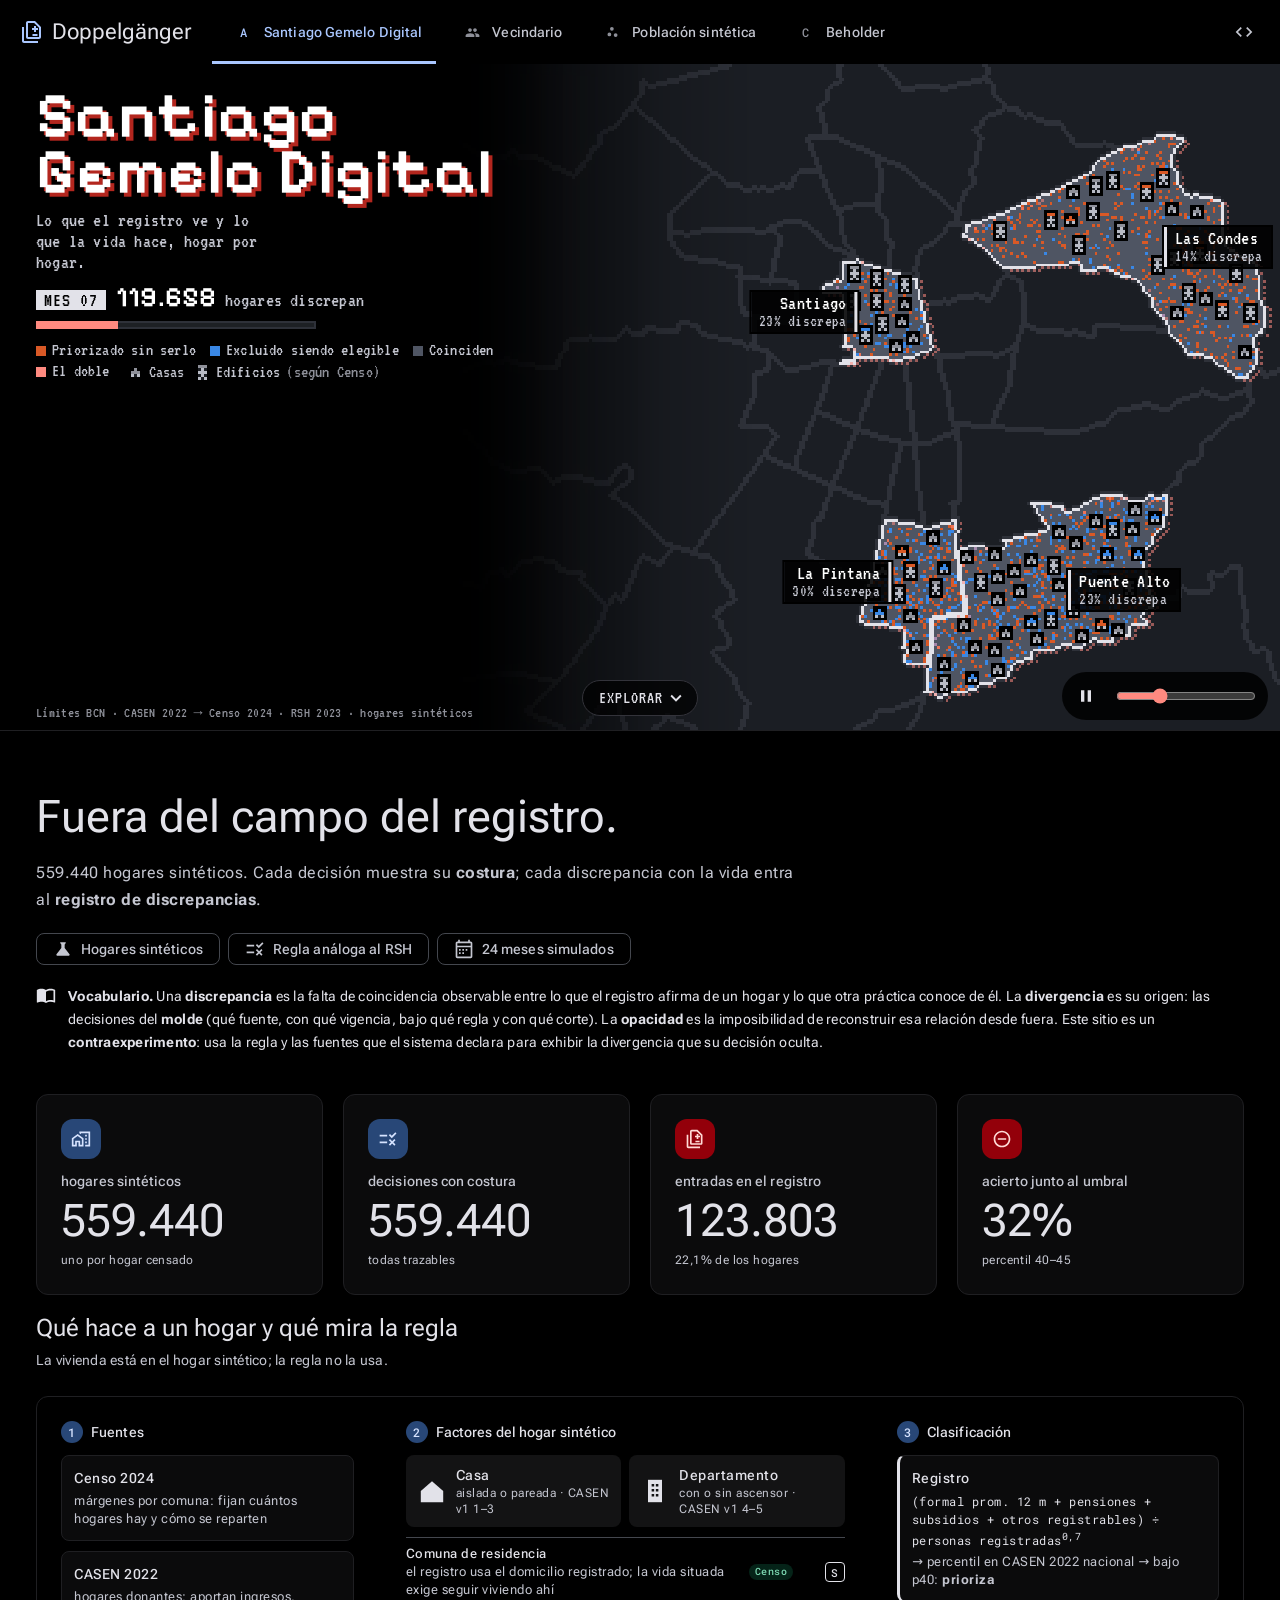
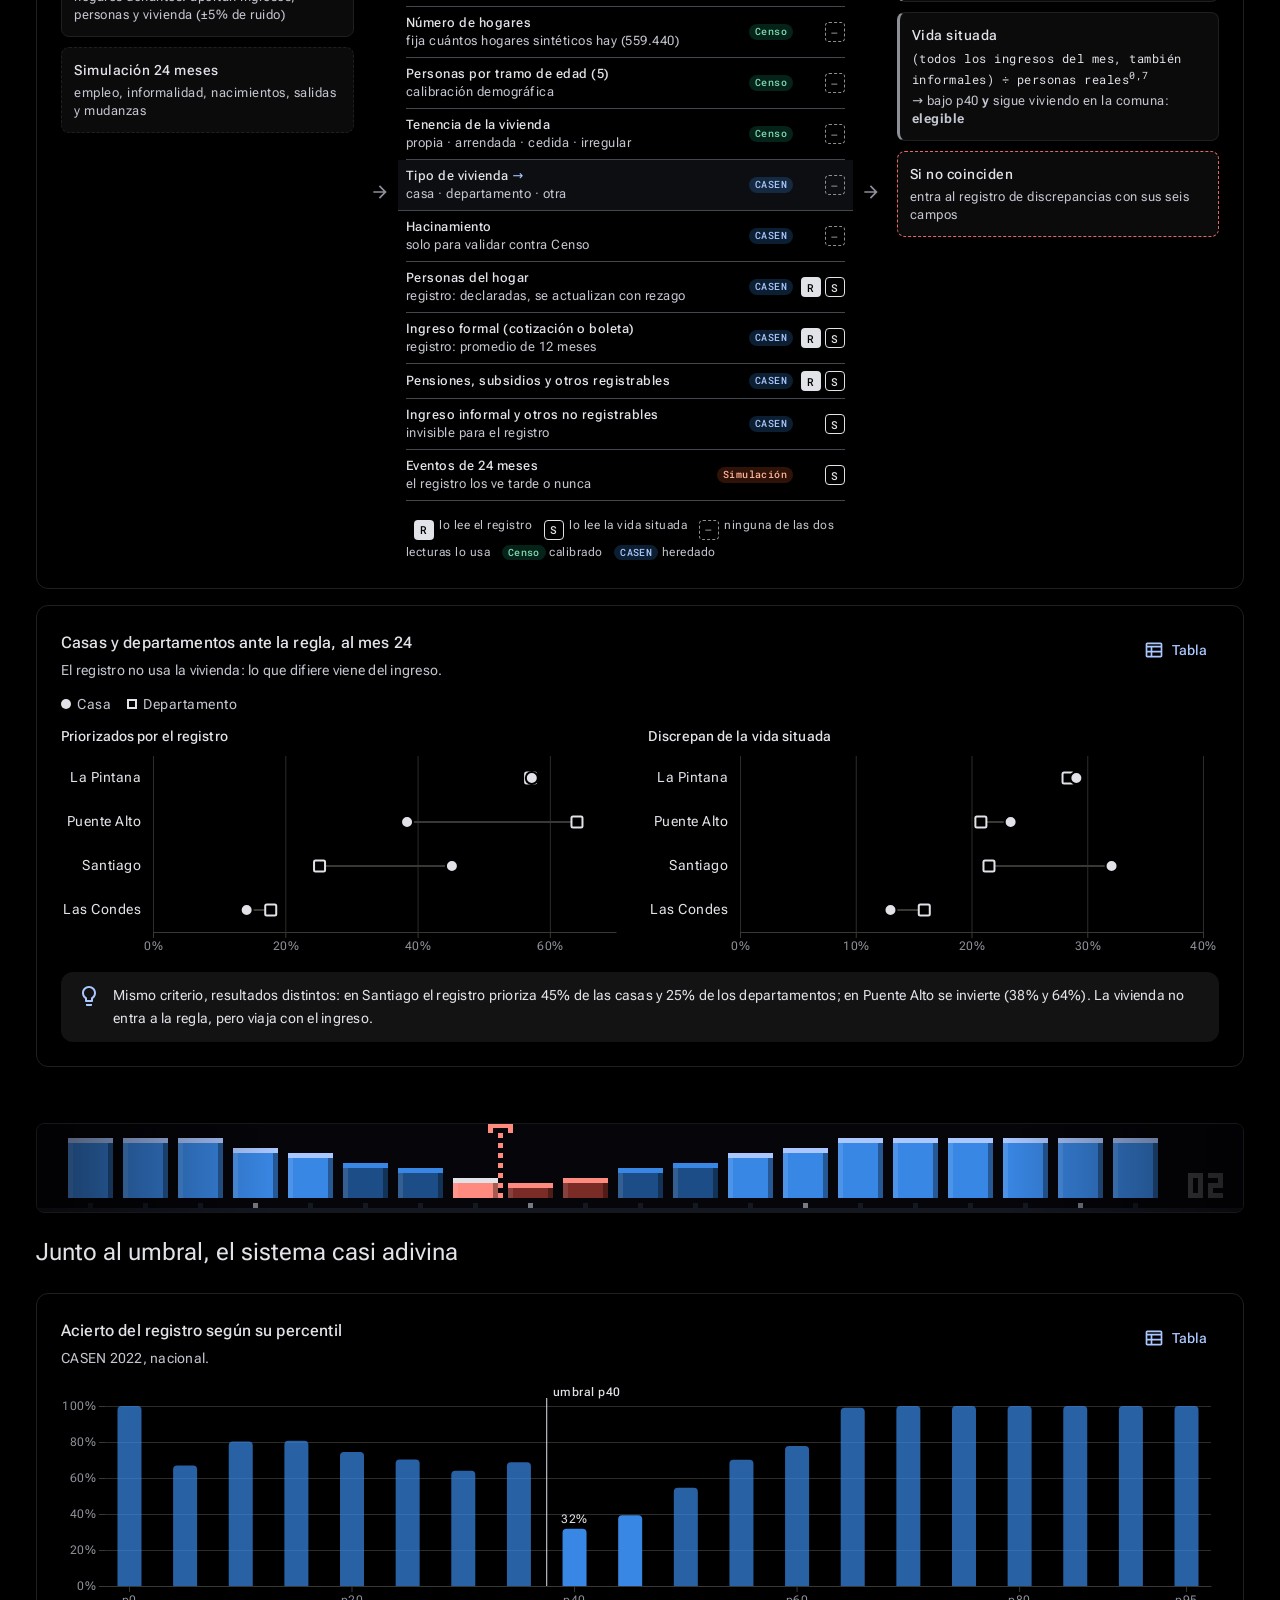
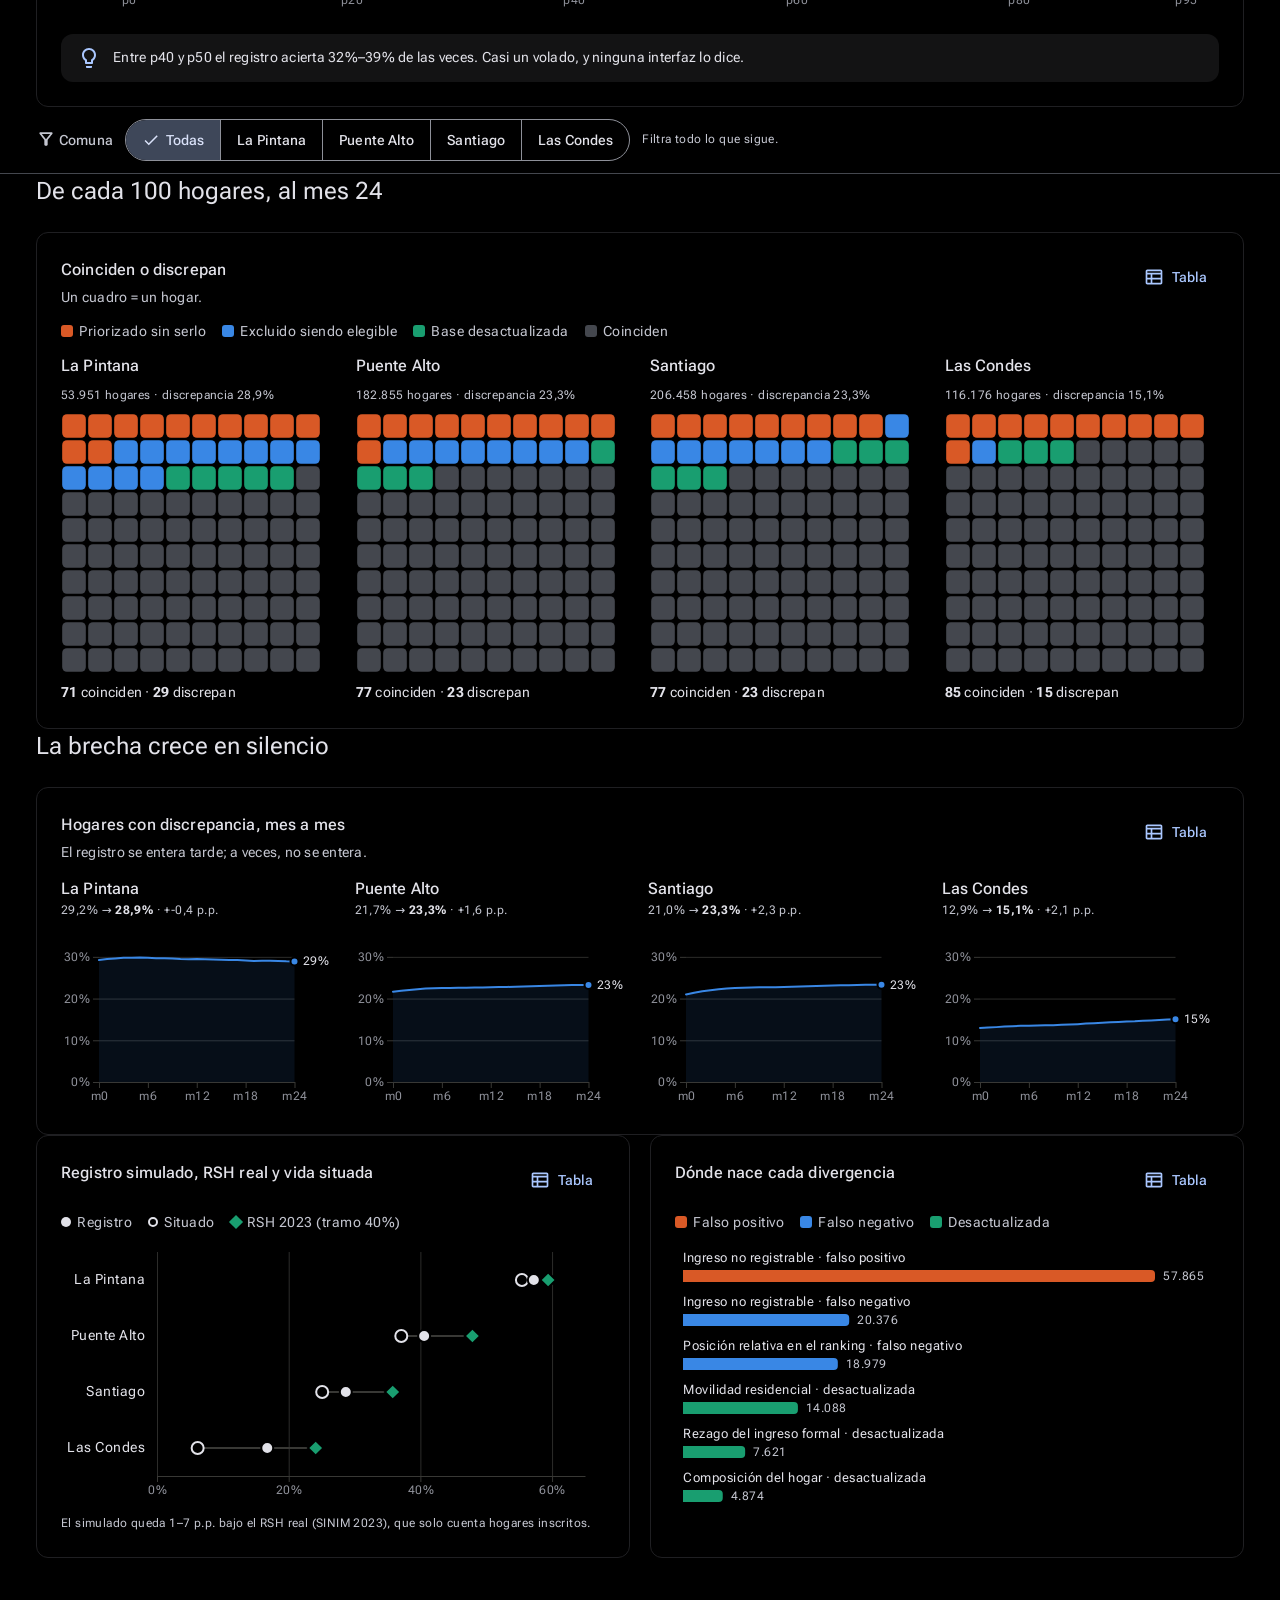
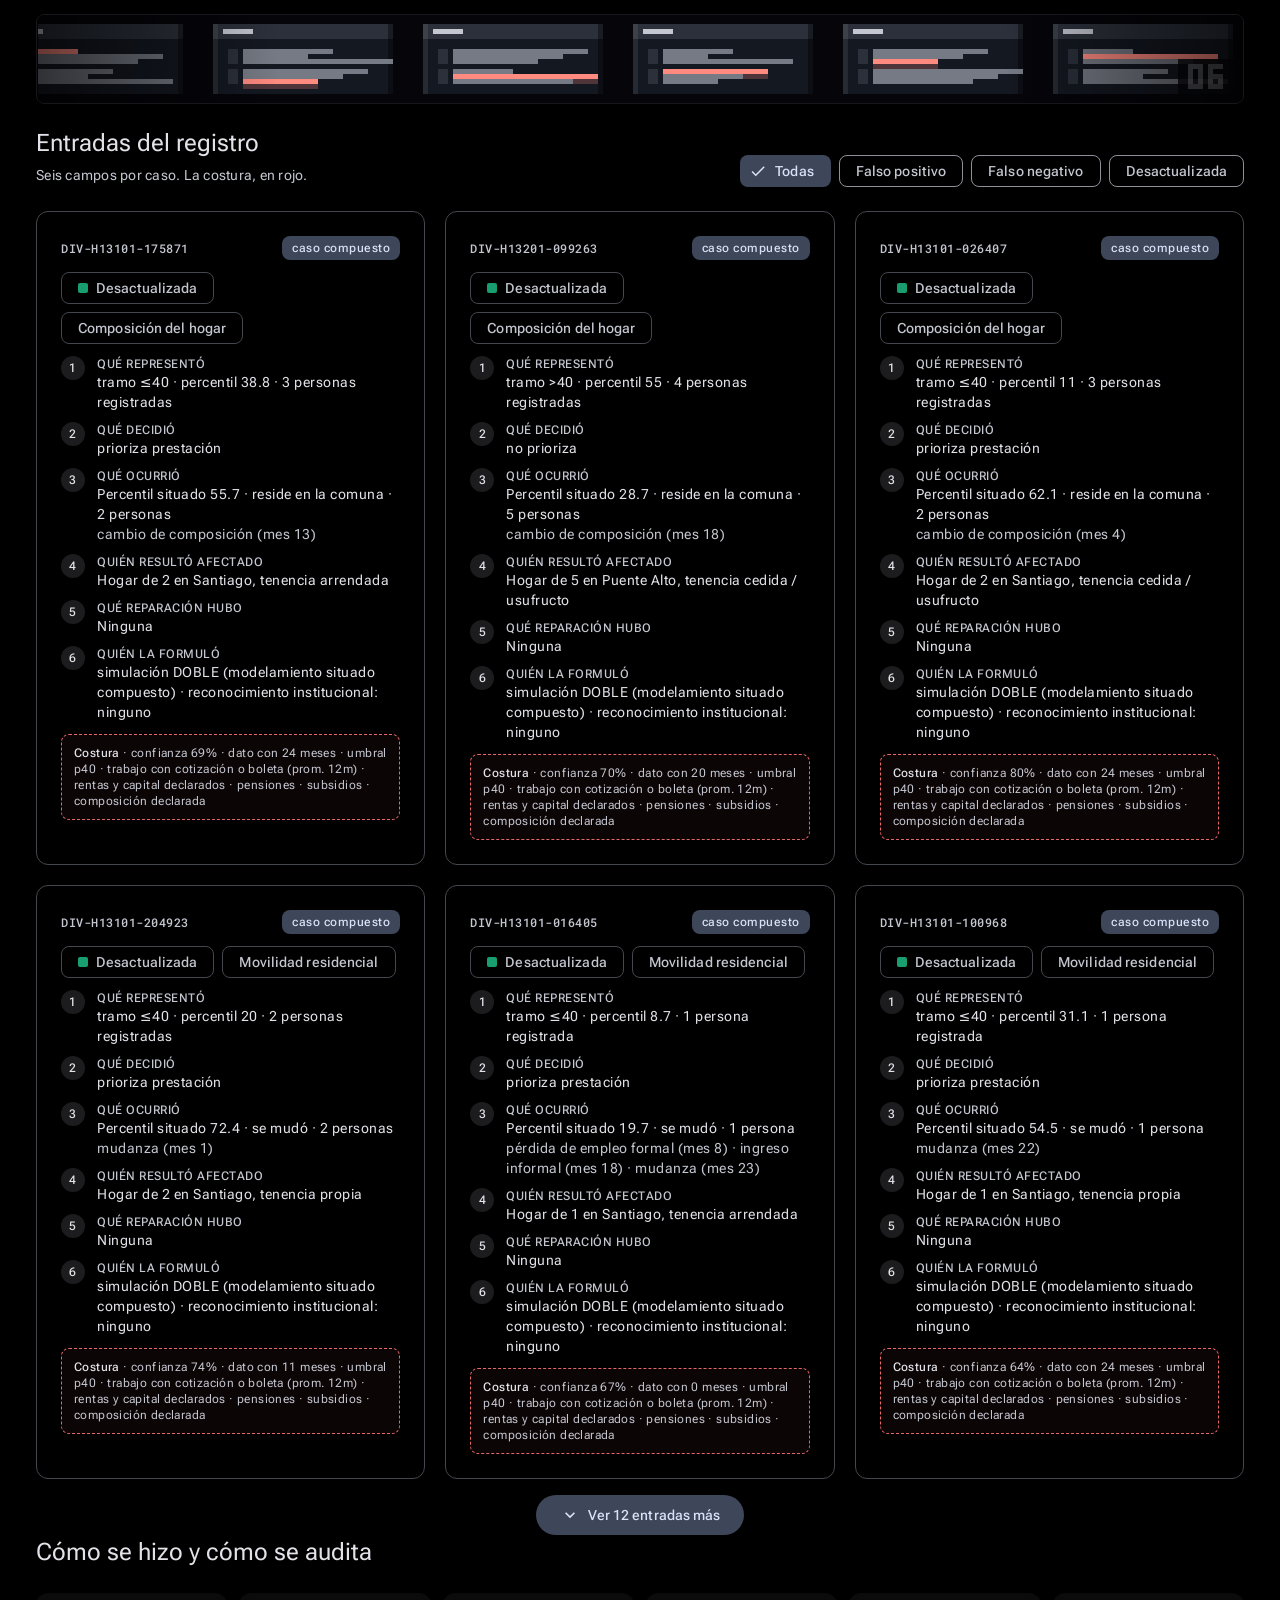
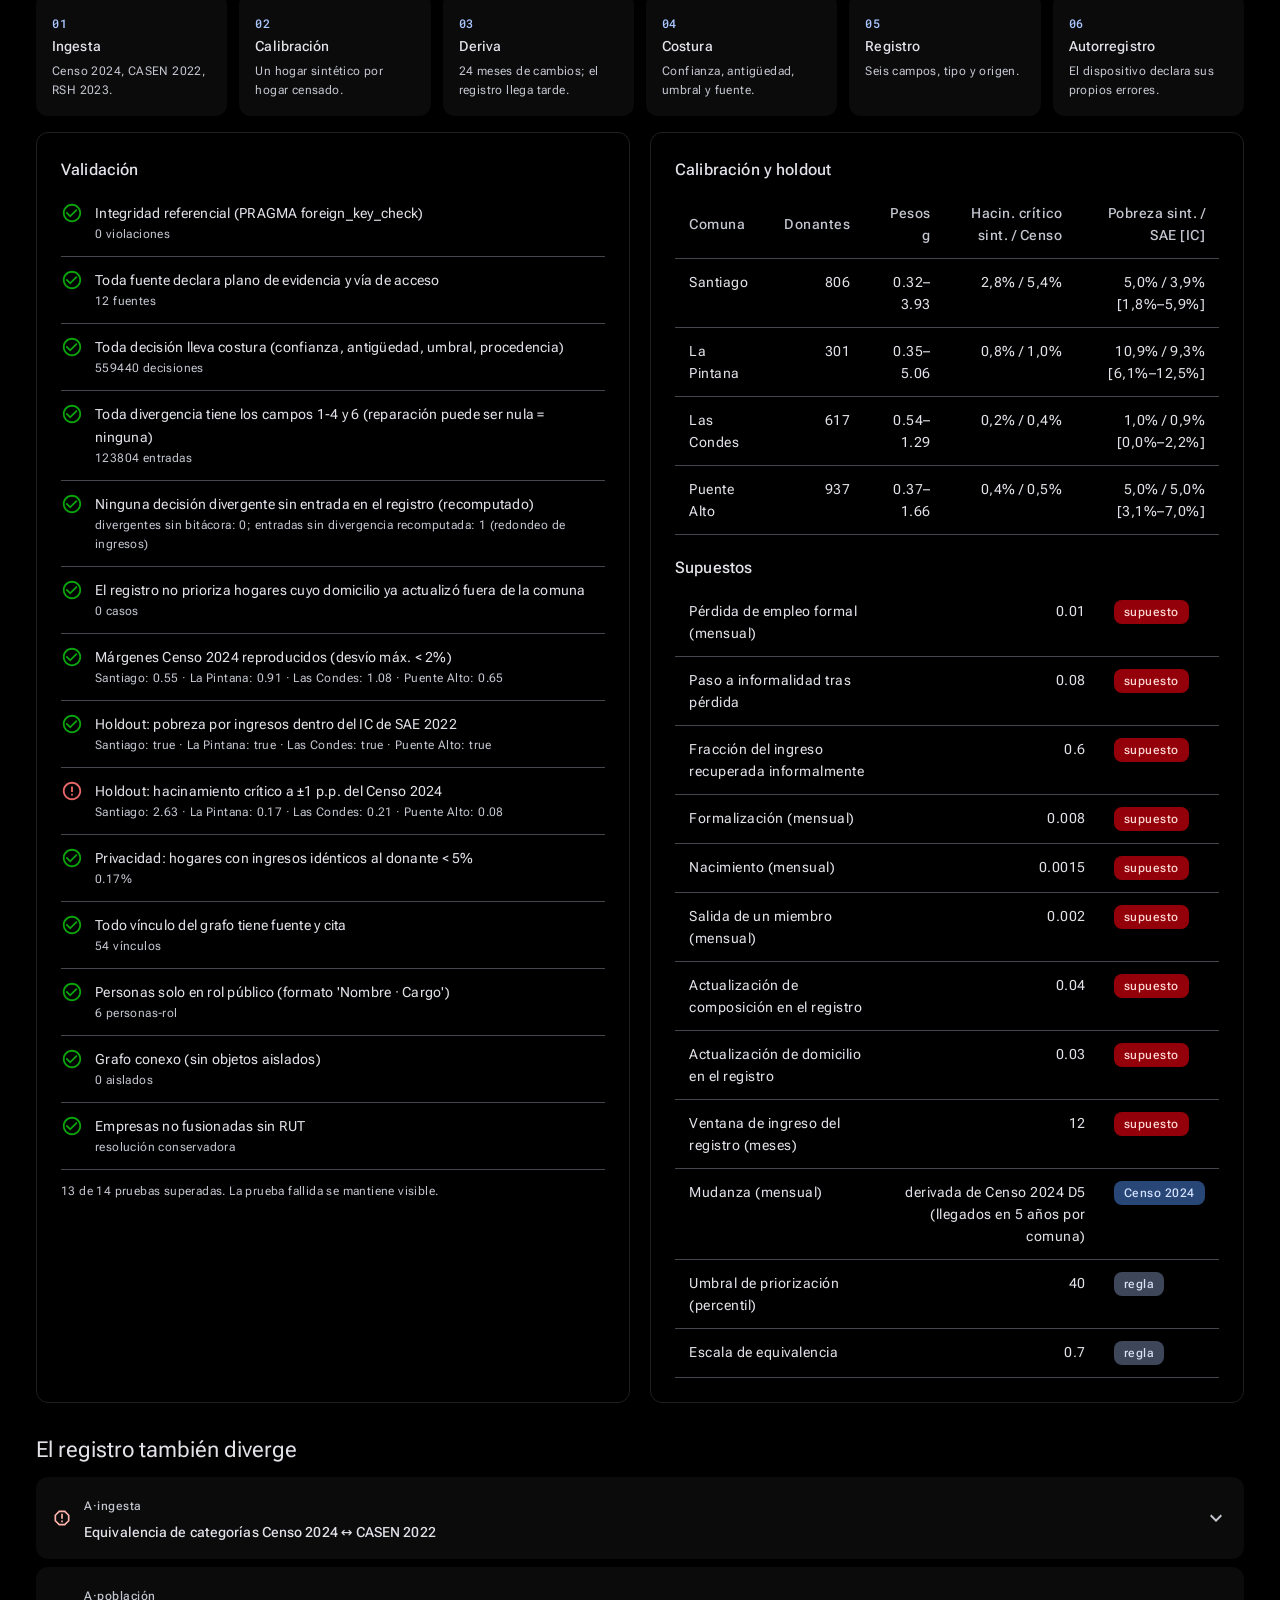
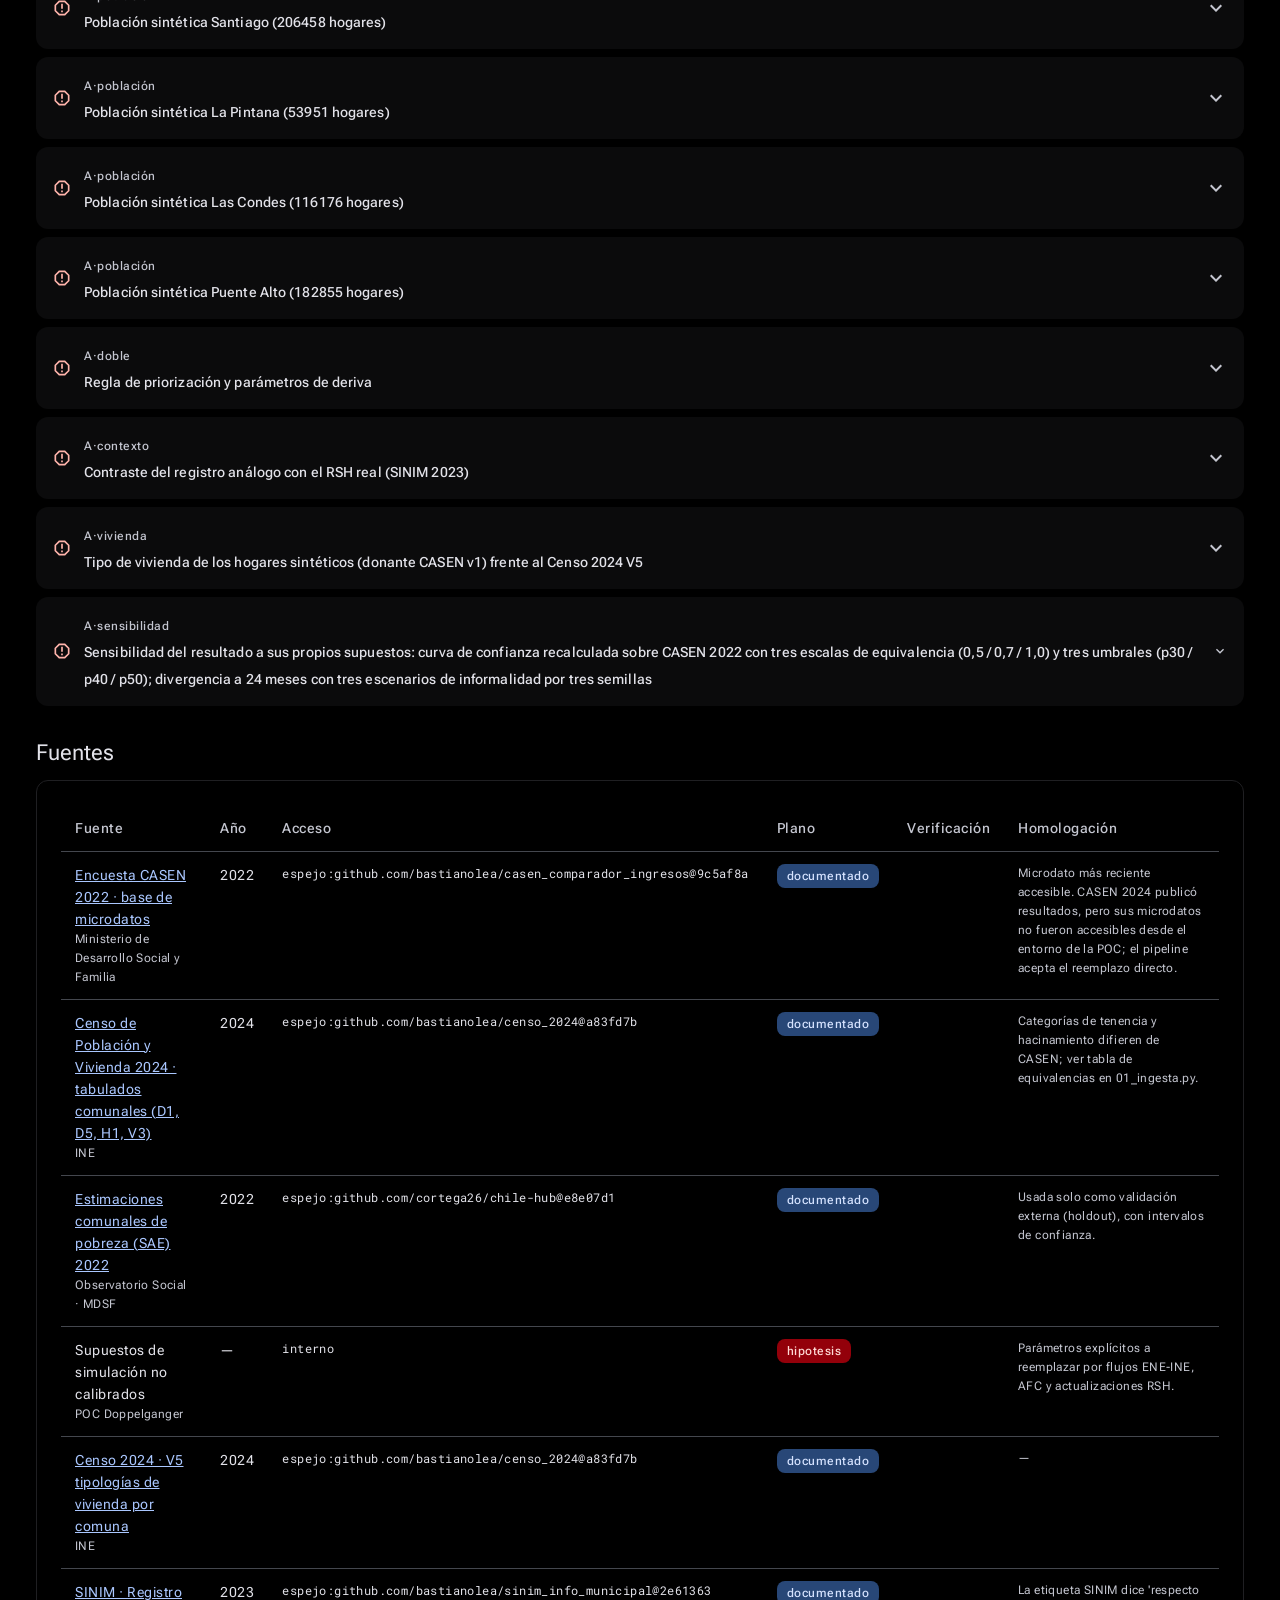
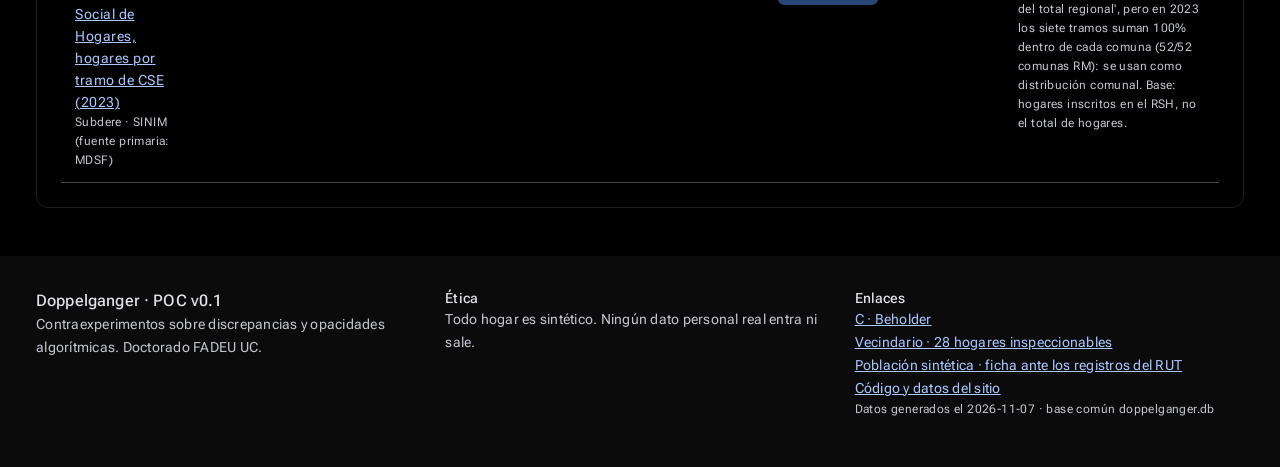
<file: index.html>
<!doctype html>
<html lang="es" data-theme="dark">
<head>
<meta charset="utf-8">
<meta name="viewport" content="width=device-width,initial-scale=1">
<title>Doppelgänger · Santiago Gemelo Digital</title>
<meta name="description" content="Gemelo sintético de cuatro comunas de Santiago: cada decisión lleva costura y cada discrepancia queda registrada.">
<link rel="icon" href="data:image/svg+xml,<svg xmlns='http://www.w3.org/2000/svg' viewBox='0 0 32 32'><rect width='32' height='32' rx='8' fill='%23415f91'/><circle cx='12' cy='16' r='6' fill='none' stroke='white' stroke-width='2.5'/><circle cx='20' cy='16' r='6' fill='none' stroke='%23d6e3ff' stroke-width='2.5' stroke-dasharray='3 2'/></svg>">
<link rel="stylesheet" href="assets/m3.css?v=20260922">
<script src="iconos.js?v=20260922" defer></script>
<style>
.ver{display:inline-block;font:500 11px/16px var(--mono);letter-spacing:.3px;padding:1px 7px;border-radius:9px;white-space:nowrap}
.ver.espejo{background:color-mix(in srgb,var(--viz-1) 22%,transparent);color:#aac7ff}
.ver.interno{border:1px dashed var(--md-outline);color:var(--md-on-surface-variant)}
.ver.parcial{background:color-mix(in srgb,var(--viz-2) 22%,transparent);color:#ffb59a}
.hero{padding-top:48px;padding-bottom:16px}
.hero .display-m{max-width:880px;margin:12px 0 16px}
.hero .body-l{max-width:760px}
.stat .v{font:400 45px/52px var(--font);letter-spacing:0;margin:4px 0}
.stat .ic{width:40px;height:40px;border-radius:var(--shape-m);display:grid;place-items:center;background:var(--md-primary-container);color:var(--md-on-primary-container);margin-bottom:12px}
.stat.err .ic{background:var(--md-error-container);color:var(--md-on-error-container)}
.filterbar{position:sticky;top:64px;z-index:15;background:var(--md-surface);padding:12px 0;border-bottom:1px solid var(--md-outline-variant)}
.filterbar .wrap{display:flex;flex-wrap:wrap;gap:12px;align-items:center}
.chart-card header{display:flex;justify-content:space-between;gap:12px;align-items:flex-start;margin-bottom:12px}
.chart-card .legend{display:flex;flex-wrap:wrap;gap:6px 16px;margin:4px 0 12px;font-size:14px;line-height:20px;color:var(--md-on-surface-variant)}
.legend .sw{width:12px;height:12px;border-radius:3px;display:inline-block;margin-right:6px;vertical-align:-1px}
.legend .ln{width:16px;height:2px;border-radius:1px;display:inline-block;margin-right:6px;vertical-align:4px}
.legend .dia{width:10px;height:10px;display:inline-block;margin-right:6px;background:var(--viz-3);transform:rotate(45deg);vertical-align:0}
.legend .dot{width:10px;height:10px;border-radius:50%;display:inline-block;margin-right:6px;vertical-align:0}
.waffles{display:grid;gap:20px;grid-template-columns:repeat(auto-fit,minmax(min(100%,200px),1fr))}
.waffle h4{margin-bottom:8px}
.waffle svg{width:100%;height:auto;display:block;max-width:260px}
.minis{display:grid;gap:16px;grid-template-columns:repeat(auto-fit,minmax(min(100%,260px),1fr))}
.chart-svg{width:100%;display:block;overflow:visible}
.insight{display:flex;gap:12px;padding:12px 16px;border-radius:var(--shape-m);background:var(--md-surface-container);margin-top:12px}
.insight .material-symbols-outlined{color:var(--md-primary);font-size:24px}
.case{display:flex;flex-direction:column;gap:12px}
.case .fields{display:grid;grid-template-columns:28px minmax(0,1fr);gap:10px 8px;font-size:14px;line-height:20px}
.case .num{width:24px;height:24px;border-radius:50%;display:grid;place-items:center;background:var(--md-surface-container-high);font:500 12px/16px var(--font)}
.case .lab{font:500 12px/16px var(--font);letter-spacing:.5px;color:var(--md-on-surface-variant);text-transform:uppercase}
.seam{border-radius:var(--shape-s);padding:10px 12px;border:1px dashed var(--viz-critical);font-size:12px;line-height:16px;letter-spacing:.4px;color:var(--md-on-surface-variant);background:color-mix(in srgb,var(--viz-critical) 5%,transparent)}
.seam b{color:var(--md-on-surface);font-weight:500}
.stepper{display:grid;gap:12px;grid-template-columns:repeat(auto-fit,minmax(min(100%,180px),1fr));counter-reset:s}
.step{position:relative;padding:16px;border-radius:var(--shape-m);background:var(--md-surface-container-low)}
.step::before{counter-increment:s;content:counter(s,decimal-leading-zero);font:500 12px/16px var(--mono);color:var(--md-primary)}
.check{display:flex;gap:12px;padding:12px 0;border-bottom:1px solid var(--md-outline-variant)}
.check .material-symbols-outlined{font-size:22px}
.check.ok .material-symbols-outlined{color:#0ca30c}.check.bad .material-symbols-outlined{color:var(--viz-critical)}
.tablewrap{display:none;margin-top:12px}.tablewrap.on{display:block}
.axis text{fill:var(--viz-muted);font-size:12px}
.axis path,.axis line{stroke:var(--viz-axis)}
.gridline line{stroke:var(--viz-grid)}
.gridline path{display:none}
.mark-hover{cursor:pointer}

@font-face{font-family:"Pixelify Sans";font-style:normal;font-display:swap;font-weight:400;src:url(assets/fonts/pixelify-sans-latin-400-normal.woff2) format("woff2");unicode-range:U+0000-00FF,U+0131,U+0152-0153,U+02BB-02BC,U+02C6,U+02DA,U+02DC,U+2000-206F,U+20AC,U+2122,U+2191,U+2193,U+2212,U+2215,U+FEFF,U+FFFD}
@font-face{font-family:"Pixelify Sans";font-style:normal;font-display:swap;font-weight:400;src:url(assets/fonts/pixelify-sans-latin-ext-400-normal.woff2) format("woff2");unicode-range:U+0100-02BA,U+02BD-02C5,U+02C7-02CC,U+02CE-02D7,U+02DD-02FF,U+1E00-1E9F,U+2020,U+20A0-20AB,U+20AD-20C0,U+2113,U+2C60-2C7F,U+A720-A7FF}
@font-face{font-family:"Pixelify Sans";font-style:normal;font-display:swap;font-weight:600;src:url(assets/fonts/pixelify-sans-latin-600-normal.woff2) format("woff2");unicode-range:U+0000-00FF,U+0131,U+0152-0153,U+02BB-02BC,U+02C6,U+02DA,U+02DC,U+2000-206F,U+20AC,U+2122,U+2191,U+2193,U+2212,U+2215,U+FEFF,U+FFFD}
@font-face{font-family:"Pixelify Sans";font-style:normal;font-display:swap;font-weight:600;src:url(assets/fonts/pixelify-sans-latin-ext-600-normal.woff2) format("woff2");unicode-range:U+0100-02BA,U+02BD-02C5,U+02C7-02CC,U+02CE-02D7,U+02DD-02FF,U+1E00-1E9F,U+2020,U+20A0-20AB,U+20AD-20C0,U+2113,U+2C60-2C7F,U+A720-A7FF}
@font-face{font-family:"VT323";font-style:normal;font-display:swap;font-weight:400;src:url(assets/fonts/vt323-latin-400-normal.woff2) format("woff2");unicode-range:U+0000-00FF,U+0131,U+0152-0153,U+02BB-02BC,U+02C6,U+02DA,U+02DC,U+2000-206F,U+20AC,U+2122,U+2191,U+2193,U+2212,U+2215,U+FEFF,U+FFFD}
@font-face{font-family:"VT323";font-style:normal;font-display:swap;font-weight:400;src:url(assets/fonts/vt323-latin-ext-400-normal.woff2) format("woff2");unicode-range:U+0100-02BA,U+02BD-02C5,U+02C7-02CC,U+02CE-02D7,U+02DD-02FF,U+1E00-1E9F,U+2020,U+20A0-20AB,U+20AD-20C0,U+2113,U+2C60-2C7F,U+A720-A7FF}
/* 01 · diagrama de factores del hogar */
.fx{padding:24px}
.fx-grid{display:grid;grid-template-columns:minmax(0,1fr) 28px minmax(0,1.5fr) 28px minmax(0,1.1fr);gap:12px;align-items:stretch}
.fx-arrow{display:grid;place-items:center;color:var(--md-outline)}
.fx-col{display:flex;flex-direction:column;gap:10px;min-width:0}
.fx-h{display:flex;align-items:center;gap:8px;font:500 14px/20px var(--font);letter-spacing:.1px;color:var(--md-on-surface);margin:0 0 2px}
.fx-n{width:22px;height:22px;border-radius:50%;display:grid;place-items:center;background:var(--md-primary-container);color:var(--md-on-primary-container);font:500 12px/16px var(--mono)}
.fx-src,.fx-rule{display:flex;flex-direction:column;gap:4px;padding:12px;border-radius:var(--shape-s);background:var(--md-surface-container-low);border:1px solid #1f1f22;font-size:13px;line-height:18px;color:var(--md-on-surface-variant)}
.fx-src b,.fx-rule>b{color:var(--md-on-surface);font:500 14px/20px var(--font)}
.fx-src.sim{border-style:dashed}
.fx-rule code{font:400 12px/18px var(--mono);color:var(--md-on-surface);background:none;white-space:normal}
.fx-rule.reg{border-left:3px solid var(--md-on-surface)}
.fx-rule.sit{border-left:3px solid var(--md-outline)}
.fx-rule.out{border:1px dashed var(--viz-critical)}
.fx-casa{display:grid;grid-template-columns:1fr 1fr;gap:8px}
.fx-tipo{display:grid;grid-template-columns:28px 1fr;gap:0 10px;align-items:center;padding:10px 12px;border-radius:var(--shape-s);background:var(--md-surface-container);font-size:12px;line-height:16px;color:var(--md-on-surface-variant)}
.fx-tipo svg{grid-row:span 2;width:28px;height:28px;fill:var(--md-on-surface)}.fx-tipo svg .w{fill:var(--md-surface-container)}
.fx-tipo b{color:var(--md-on-surface);font:500 14px/20px var(--font)}
.fx-list{list-style:none;margin:0;padding:0;display:flex;flex-direction:column;border-top:1px solid var(--md-outline-variant)}
.fx-list li{display:grid;grid-template-columns:minmax(0,1fr) auto auto;gap:8px;align-items:center;padding:7px 0;border-bottom:1px solid var(--md-outline-variant);font-size:13px;line-height:18px;color:var(--md-on-surface-variant)}
.fx-list li b{color:var(--md-on-surface);font-weight:500}
.fx-list li.viv{background:color-mix(in srgb,var(--md-primary) 7%,transparent);margin:0 -8px;padding-left:8px;padding-right:8px}
.fx-uso{display:flex;gap:4px}
.k{width:20px;height:20px;border-radius:4px;display:inline-grid;place-items:center;font:500 11px/1 var(--mono);vertical-align:-5px;margin:0 2px 0 8px}
.fx-uso .k{margin:0}
.k.reg{background:var(--md-on-surface);color:var(--md-surface)}
.k.sit{border:1.5px solid var(--md-on-surface);color:var(--md-on-surface)}
.k.no{border:1px dashed var(--md-outline);color:var(--md-outline)}
.k.off{opacity:0}
.fx-tag{font:500 10px/14px var(--mono);letter-spacing:.4px;padding:1px 6px;border-radius:10px;white-space:nowrap}
.fx-tag.c{background:color-mix(in srgb,var(--viz-3) 22%,transparent);color:#7fdcb5}
.fx-tag.d{background:color-mix(in srgb,var(--viz-1) 22%,transparent);color:#aac7ff}
.fx-tag.s{background:color-mix(in srgb,var(--viz-2) 22%,transparent);color:#ffb59a}
.fx-key{font-size:12px;line-height:24px;color:var(--md-on-surface-variant);margin:2px 0 0}
.fx-key .fx-tag{margin-left:8px}
.legend .sq{width:10px;height:10px;display:inline-block;margin-right:6px;border:2px solid var(--md-on-surface);vertical-align:0}
.viv h4{margin-bottom:4px}
@media (max-width:1000px){.fx-grid{grid-template-columns:1fr}.fx-arrow{transform:rotate(90deg);height:24px}}
@media (max-width:520px){.fx{padding:16px}.fx-casa{grid-template-columns:1fr}}

.px-title-long{font-size:46px;line-height:44px}.px-title-long span{display:block;white-space:nowrap}
@media (max-width:1000px){.px-title-long{font-size:34px;line-height:34px}}
@media (max-width:639px){.px-title-long{font-size:34px;line-height:34px}}
.px-wrap{padding:0;max-width:none}
.px-wrap .px-banner{border-radius:0;box-shadow:none;border-bottom:1px solid #1f1f22}
@media (min-width:1241px){.px-wrap .px-copy{padding-left:calc((100vw - 1208px)/2)}.px-wrap .px-src{left:calc((100vw - 1208px)/2)}}
.px-banner{--px:"Pixelify Sans",var(--mono);--vt:"VT323",var(--mono);position:relative;border-radius:var(--shape-l);overflow:hidden;background:#000;color:#e2e2e9;box-shadow:var(--md-elev-1);font-family:var(--vt);font-size:18px;line-height:20px;letter-spacing:.2px}
.px-stage{position:relative;width:100%;aspect-ratio:var(--aspect,300/106);max-height:min(74vh,720px)}
.px-stage canvas{position:absolute;top:0;bottom:0;right:0;left:auto;height:100%;width:auto;max-width:100%;object-fit:contain;image-rendering:pixelated;image-rendering:crisp-edges;display:block;cursor:crosshair}
@media (max-width:639px){.px-stage{max-height:62vh}.px-stage canvas{right:50%;transform:translateX(50%)}}
.px-labels{position:absolute;inset:0;pointer-events:none}  /* el JS la ajusta al rectángulo dibujado */
.px-label{pointer-events:auto;cursor:pointer}.px-label:hover{box-shadow:0 0 0 2px #000,0 0 0 3px var(--md-primary)}
.fx-rule{transition:opacity .15s,box-shadow .15s}.fx-rule.fx-on{box-shadow:0 0 0 2px var(--md-primary)}.fx-rule.fx-off{opacity:.45}
.fx-list li{transition:background .15s}.fx-list li:hover,.fx-list li:focus-visible{background:color-mix(in srgb,var(--md-on-surface) 6%,transparent);outline:none}
.fx-link{cursor:pointer}.fx-link b::after{content:" →";color:var(--md-primary)}
.px-label{position:absolute;display:flex;flex-direction:column;gap:0;padding:2px 8px 3px;background:rgba(0,0,0,.88);font-size:20px;line-height:19px;white-space:nowrap;letter-spacing:.3px;box-shadow:0 0 0 2px #000}
.px-label .n{color:#fff}.px-label .v{color:#c4c6d0;font-size:17px;line-height:16px}
.px-label.end{transform:translate(calc(-100% - 22px),calc(-50% + var(--dy,0px)));border-right:3px solid #e2e2e9;text-align:right}
.px-label.start{transform:translate(22px,calc(-50% + var(--dy,0px)));border-left:3px solid #e2e2e9}
.px-copy{position:absolute;left:0;top:0;bottom:0;width:44%;padding:24px 28px;display:flex;flex-direction:column;gap:10px;background:linear-gradient(90deg,#000 0,#000 62%,rgba(0,0,0,0))}
.px-kicker{font-size:17px;line-height:18px;letter-spacing:1.5px;color:#aac7ff;text-transform:uppercase}
.px-title{font-family:var(--px);font-weight:600;font-size:64px;line-height:56px;letter-spacing:2px;color:#fff;margin:0;text-shadow:4px 4px 0 #b3261e}
.px-sub{font-size:20px;line-height:21px;color:#c4c6d0;max-width:30ch}
.px-counter{display:flex;align-items:baseline;gap:10px;flex-wrap:wrap;font-size:20px;color:#c4c6d0}
.px-mes{padding:0 8px;background:#e2e2e9;color:#000;letter-spacing:1px}
.px-total{font-family:var(--px);font-size:28px;line-height:28px;color:#fff;font-weight:600}
.px-bar{height:8px;background:#1d2024;box-shadow:inset 0 0 0 2px #2e3139;max-width:280px}.px-bar i{display:block;height:100%;background:#ff8a80;transition:width .2s steps(4)}
.px-legend{list-style:none;margin:2px 0 0;padding:0;display:flex;flex-wrap:wrap;gap:2px 14px;font-size:18px;line-height:19px;color:#c4c6d0}
.px-legend .px-sprites{display:flex;align-items:center;gap:6px}.px-ico{width:15px;height:auto;image-rendering:pixelated;margin-left:4px}.px-note{color:#8e9099}
.px-legend i{display:inline-block;width:10px;height:10px;margin-right:6px;vertical-align:-1px;box-shadow:0 0 0 1px #000}
.px-ctrl{position:absolute;right:12px;bottom:10px;display:flex;align-items:center;gap:8px;padding:4px 10px 4px 4px;background:rgba(0,0,0,.86);border-radius:var(--shape-full)}
.px-ctrl .icon-btn{color:#e2e2e9}.px-ctrl .icon-btn:hover{background:rgba(226,226,233,.12)}
.px-range{width:140px;accent-color:#ff8a80}
.px-src{position:absolute;left:28px;bottom:10px;font-size:15px;line-height:15px;color:#8e9099;letter-spacing:.3px;max-width:40%}
@media (max-width:639px){
 .px-copy{position:static;width:auto;background:none;padding:16px 16px 12px}
 .px-title{font-size:44px;line-height:42px}
 .px-src{position:static;max-width:none;padding:0 16px 12px}
 .px-label{font-size:17px;line-height:16px;padding:1px 6px 2px}.px-label .v{font-size:15px;line-height:14px}
 .px-label.end{transform:translate(calc(-100% - 10px),calc(-50% + var(--dy,0px)))}.px-label.start{transform:translate(10px,calc(-50% + var(--dy,0px)))}
 .px-ctrl{right:8px;bottom:8px}.px-range{width:90px}
}
@media (min-width:640px) and (max-width:1000px){.px-copy{width:50%;padding:18px}.px-title{font-size:48px;line-height:44px}.px-sub{display:none}.px-label{font-size:18px}.px-label .v{display:none}}
@media (max-width:600px){.filterbar .body-s,.filterbar .label-l{display:none}.hide-s{display:none}.stat .v{font-size:36px;line-height:44px}}

/* fondos negros (tema fijo) */
:root,:root[data-theme="dark"]{color-scheme:dark;--md-surface:#000;--md-surface-dim:#000;--md-surface-bright:#262626;
  --md-surface-container-lowest:#000;--md-surface-container-low:#0b0b0c;--md-surface-container:#131314;
  --md-surface-container-high:#1c1c1e;--md-surface-container-highest:#262628}
body{background:#000}
.card.elevated,.card{border:1px solid #1f1f22}

/* menú entre landings */
.top-app-bar .brand{display:flex;align-items:center;gap:8px;min-width:0;color:inherit;text-decoration:none;margin-right:12px}
.top-app-bar .brand .material-symbols-outlined{color:var(--md-primary);font-size:24px;margin-left:4px}
.top-app-bar .brand .title{flex:none}
.site-nav{display:flex;align-self:stretch;gap:4px;margin-right:auto}
.site-nav a{display:flex;align-items:center;gap:8px;padding:0 14px;color:var(--md-on-surface-variant);text-decoration:none;font:500 14px/20px var(--font);letter-spacing:.1px;border-top:3px solid transparent;border-bottom:3px solid transparent;white-space:nowrap}
.site-nav a .k{font:500 12px/16px var(--mono);color:var(--md-outline);letter-spacing:.5px}
.site-nav a:hover{color:var(--md-on-surface);background:color-mix(in srgb,var(--md-on-surface) 6%,transparent)}
.site-nav a[aria-current="page"]{color:var(--md-primary);border-bottom-color:var(--md-primary)}
.site-nav a[aria-current="page"] .k{color:var(--md-primary)}
.menu-btn{display:none}
.menu-panel{position:absolute;top:60px;left:8px;right:8px;z-index:30;background:var(--md-surface-container);border:1px solid #2a2a2e;border-radius:var(--shape-m);padding:8px;box-shadow:var(--md-elev-2);display:none}
.menu-panel.on{display:block}
.menu-panel a{display:grid;grid-template-columns:auto 1fr;gap:2px 12px;padding:12px;border-radius:var(--shape-s);color:var(--md-on-surface);text-decoration:none;font-size:15px;line-height:20px}
.menu-panel a:hover{background:color-mix(in srgb,var(--md-on-surface) 8%,transparent)}
.menu-panel a .material-symbols-outlined{grid-row:span 2;align-self:center;color:var(--md-on-surface-variant)}
.menu-panel a small{color:var(--md-on-surface-variant);font-size:13px;line-height:18px}
.menu-panel a[aria-current="page"]{background:var(--md-secondary-container);color:var(--md-on-secondary-container)}
.menu-panel a[aria-current="page"] .material-symbols-outlined{color:var(--md-primary)}
@media (max-width:800px){.site-nav{display:none}.menu-btn{display:inline-grid}.top-app-bar .brand{margin-right:auto}}

/* ── navegación compartida (nav.js) ── */
.top-app-bar{position:sticky}
.nav-progreso{position:absolute;left:0;right:0;bottom:0;height:2px;background:var(--md-primary);transform-origin:0 50%;transform:scaleX(0);pointer-events:none}
.nav-rail{position:fixed;right:12px;top:50%;transform:translate(8px,-50%);z-index:12;opacity:0;pointer-events:none;transition:opacity .2s,transform .2s}
.nav-rail.on{opacity:1;transform:translate(0,-50%);pointer-events:auto}
.nav-rail ol{list-style:none;margin:0;padding:6px;display:flex;flex-direction:column;gap:2px;border-radius:20px;background:color-mix(in srgb,var(--md-surface-container) 88%,transparent);border:1px solid #232327;backdrop-filter:blur(6px)}
.nav-rail a{display:flex;align-items:center;justify-content:flex-end;gap:8px;height:32px;padding:0 6px;border-radius:16px;color:var(--md-on-surface-variant);text-decoration:none;font:500 13px/16px var(--font);white-space:nowrap}
.nav-rail .nr-n{order:2;min-width:22px;padding:0 3px;box-sizing:border-box;border-radius:11px;width:auto;height:22px;display:grid;place-items:center;font:500 11px/1 var(--mono);color:var(--md-outline);border:1px solid #33333a}
.nav-rail .nr-t{order:1;max-width:0;overflow:hidden;opacity:0;transition:max-width .2s,opacity .15s}
.nav-rail ol:hover .nr-t,.nav-rail a:focus-visible .nr-t{max-width:220px;opacity:1}
.nav-rail a:hover{background:color-mix(in srgb,var(--md-on-surface) 8%,transparent);color:var(--md-on-surface)}
.nav-rail a[aria-current] .nr-n{background:var(--md-primary);border-color:var(--md-primary);color:var(--md-on-primary)}
.nav-rail a[aria-current] .nr-t{color:var(--md-primary)}
@media (max-width:1359px){.nav-rail{display:none}}
.nav-sub{border-top:1px solid #2a2a2e;margin-top:6px;padding-top:6px;max-height:48vh;overflow:auto}
.nav-sub-t{font:500 11px/16px var(--mono);letter-spacing:.8px;text-transform:uppercase;color:var(--md-outline);margin:6px 12px}
.menu-panel .nav-sub-a{display:flex;align-items:center;gap:10px;padding:8px 12px;font-size:14px;line-height:20px;color:var(--md-on-surface-variant)}
.menu-panel .nav-sub-a .nr-n{width:22px;height:22px;display:grid;place-items:center;border-radius:50%;font:500 11px/1 var(--mono);border:1px solid #33333a;color:var(--md-outline);flex:none}
.menu-panel .nav-sub-a[aria-current]{background:none;color:var(--md-primary)}
.menu-panel .nav-sub-a[aria-current] .nr-n{background:var(--md-primary);border-color:var(--md-primary);color:var(--md-on-primary)}
@media (min-width:801px){.menu-panel .nav-sub{display:none}}
.nav-cue{position:absolute;left:50%;bottom:14px;transform:translateX(-50%);z-index:3;display:flex;align-items:center;gap:2px;height:36px;padding:0 10px 0 16px;border-radius:18px;border:1px solid #33333a;background:rgba(0,0,0,.72);color:#e2e2e9;font:400 18px/1 "VT323",var(--mono);letter-spacing:1px;text-transform:uppercase;cursor:pointer}
.nav-cue:hover{background:#111;border-color:var(--md-primary)}
.nav-cue .material-symbols-outlined{font-size:22px}
@media (prefers-reduced-motion:no-preference){.nav-cue .material-symbols-outlined{animation:nav-bote 1.8s ease-in-out infinite}}
@keyframes nav-bote{0%,100%{transform:translateY(0)}50%{transform:translateY(3px)}}
@media (max-width:639px){.nav-cue{display:none}}
.nav-top{position:fixed;right:16px;bottom:16px;z-index:14;opacity:0;transform:translateY(12px);pointer-events:none;transition:opacity .2s,transform .2s}
.nav-top.on{opacity:1;transform:none;pointer-events:auto}
section[id]:focus{outline:none}
.rv{opacity:0;transform:translateY(14px);transition:opacity .45s ease,transform .45s ease}
.rv.rv-on{opacity:1;transform:none}
/* realce temporal al llegar desde otro elemento visual */
.pulso{animation:nav-pulso 1.4s ease-out 1}
@keyframes nav-pulso{0%{box-shadow:0 0 0 0 color-mix(in srgb,var(--md-primary) 55%,transparent)}100%{box-shadow:0 0 0 14px transparent}}
@media (prefers-reduced-motion:reduce){.pulso{animation:none;outline:2px solid var(--md-primary)}}
/* ── difuminado del mapa hacia la izquierda ── */
.px-banner{--px-fade:linear-gradient(90deg,rgba(0,0,0,0) 0,rgba(0,0,0,.10) 6%,rgba(0,0,0,.45) 15%,rgba(0,0,0,.84) 27%,#000 38%)}
.px-stage canvas,.px-labels{-webkit-mask-image:var(--px-fade);mask-image:var(--px-fade);-webkit-mask-size:100% 100%;mask-size:100% 100%;-webkit-mask-repeat:no-repeat;mask-repeat:no-repeat}
.px-velo{position:absolute;inset:0;pointer-events:none;backdrop-filter:blur(7px) saturate(.75);-webkit-backdrop-filter:blur(7px) saturate(.75);
  -webkit-mask-image:linear-gradient(90deg,#000 0,rgba(0,0,0,.92) 12%,rgba(0,0,0,.52) 25%,rgba(0,0,0,.18) 37%,transparent 50%);
  mask-image:linear-gradient(90deg,#000 0,rgba(0,0,0,.92) 12%,rgba(0,0,0,.52) 25%,rgba(0,0,0,.18) 37%,transparent 50%)}
@media (max-width:639px){
 .px-banner{--px-fade:linear-gradient(90deg,rgba(0,0,0,0) 0,rgba(0,0,0,.4) 8%,#000 24%)}
 .px-velo{backdrop-filter:blur(5px);-webkit-backdrop-filter:blur(5px);
  -webkit-mask-image:linear-gradient(90deg,#000 0,rgba(0,0,0,.55) 14%,transparent 30%);
  mask-image:linear-gradient(90deg,#000 0,rgba(0,0,0,.55) 14%,transparent 30%)}
}

/* ── bandas generativas por sección (secviz.js) ── */
.viz-band{position:relative;height:90px;margin:56px 0 22px;overflow:hidden;border-radius:var(--shape-s);background:#05050a;border:1px solid #17171b;display:flex;align-items:center;justify-content:center}
.viz-band canvas{display:block;image-rendering:pixelated;image-rendering:crisp-edges}
.viz-band::after{content:"";position:absolute;inset:0;pointer-events:none;background:linear-gradient(90deg,rgba(0,0,0,.6),transparent 20%,transparent 80%,rgba(0,0,0,.6))}
section:first-of-type .viz-band{margin-top:24px}
@media (max-width:639px){.viz-band{height:62px;margin:36px 0 18px}}
</style>
</head>
<body>
<header class="top-app-bar" id="appbar">
  <button class="icon-btn menu-btn" id="menu-btn" aria-label="Abrir menú" aria-expanded="false" aria-controls="menu-panel"><span class="material-symbols-outlined">menu</span></button>
  <a class="brand" href="https://fjreboll.github.io/doppelganger-doble/"><span class="material-symbols-outlined">difference</span><span class="title title-l">Doppelgänger</span></a>
  <nav class="site-nav" aria-label="Pruebas de concepto">
    <a href="https://fjreboll.github.io/doppelganger-doble/" aria-current="page"><span class="k">A</span>Santiago Gemelo Digital</a>
    <a href="vecindario/"><span class="k"><span class="material-symbols-outlined" style="font-size:15px">group</span></span>Vecindario</a>
    <a href="ficha/"><span class="k"><span class="material-symbols-outlined" style="font-size:15px">scatter_plot</span></span>Población sintética</a>
    <a href="https://fjreboll.github.io/doppelganger-encargo/"><span class="k">C</span>Beholder</a>
  </nav>
  <a class="icon-btn" href="https://github.com/fjreboll/doppelganger-doble" aria-label="Código en GitHub"><span class="material-symbols-outlined">code</span></a>
  <div class="menu-panel" id="menu-panel">
    <a href="https://fjreboll.github.io/doppelganger-doble/" aria-current="page"><span class="material-symbols-outlined">difference</span><span>A · Santiago Gemelo Digital</span><small>Registro de discrepancias · 559.440 hogares sintéticos</small></a>
    <a href="vecindario/"><span class="material-symbols-outlined">group</span><span>Vecindario</span><small>28 hogares inspeccionables, integrante por integrante</small></a>
    <a href="ficha/"><span class="material-symbols-outlined">scatter_plot</span><span>Población sintética</span><small>Ficha: 10 ciudadanos sintéticos ante los registros que abre un RUT</small></a>
    <a href="https://fjreboll.github.io/doppelganger-encargo/"><span class="material-symbols-outlined">hub</span><span>C · Beholder</span><small>Grafo del encargo SITIA · actores, vínculos y ausencias</small></a>
  </div>
</header>
<script>(() => { const b = document.getElementById('menu-btn'), p = document.getElementById('menu-panel');
  const set = on => { p.classList.toggle('on', on); b.setAttribute('aria-expanded', on); b.setAttribute('aria-label', on ? 'Cerrar menú' : 'Abrir menú'); b.firstElementChild.textContent = on ? 'close' : 'menu'; };
  b.onclick = e => { e.stopPropagation(); set(!p.classList.contains('on')); };
  document.addEventListener('click', e => { if (!p.contains(e.target)) set(false); });
  document.addEventListener('keydown', e => { if (e.key === 'Escape') set(false); });
})();
</script>

<main>
<div class="wrap px-wrap">
  <div id="banner" class="px-banner" role="region" aria-labelledby="px-title">
    <div class="px-stage">
      <canvas role="img" aria-label="Mapa pixelado de la Región Metropolitana con las cuatro comunas del gemelo sintético"></canvas>
      <div class="px-labels" aria-hidden="true"></div>
      <div class="px-velo" aria-hidden="true"></div>
      <div class="px-ctrl"><button class="icon-btn px-play" aria-label="Pausar animación"><span class="material-symbols-outlined">pause</span></button><input class="px-range" type="range" min="0" max="24" step="1" value="0" aria-label="Mes simulado"></div>
    </div>
    <div class="px-copy">
      <h2 class="px-title px-title-long" id="px-title"><span>Santiago</span> <span>Gemelo Digital</span></h2>
      <p class="px-sub">Lo que el registro ve y lo que la vida hace, hogar por hogar.</p>
      <div class="px-counter" aria-live="off"><span class="px-mes">MES 00</span><span><span class="px-total">0</span> hogares discrepan</span></div>
      <div class="px-bar" aria-hidden="true"><i></i></div>
      <ul class="px-legend">
        <li><i style="background:#d95926"></i>Priorizado sin serlo</li>
        <li><i style="background:#3987e5"></i>Excluido siendo elegible</li>
        <li><i style="background:#4f5563"></i>Coinciden</li>
        <li><i style="background:#ff8a80"></i>El doble</li>
        <li class="px-sprites"><canvas class="px-ico" data-ico="casa" width="5" height="5" aria-hidden="true"></canvas>Casas<canvas class="px-ico" data-ico="edificio" width="5" height="7" aria-hidden="true"></canvas>Edificios <span class="px-note">(según Censo)</span></li>
      </ul>
    </div>
    <p class="px-src">Límites BCN · CASEN 2022 → Censo 2024 · RSH 2023 · hogares sintéticos</p>
  </div>
</div>

<div class="wrap hero">
  <h1 class="display-m">Fuera del campo del registro.</h1>
  <p class="body-l muted">559.440 hogares sintéticos. Cada decisión muestra su <b>costura</b>; cada discrepancia con la vida entra al <b>registro de discrepancias</b>.</p>
  <div class="chip-set" style="margin-top:20px">
    <span class="chip assist"><span class="material-symbols-outlined">science</span>Hogares sintéticos</span>
    <span class="chip assist"><span class="material-symbols-outlined">rule</span>Regla análoga al RSH</span>
    <span class="chip assist"><span class="material-symbols-outlined">calendar_month</span>24 meses simulados</span>
  </div>
  <div class="notice" style="margin-top:20px;display:flex;gap:12px;align-items:flex-start"><span class="material-symbols-outlined">menu_book</span><p class="body-m"><b>Vocabulario.</b> Una <b>discrepancia</b> es la falta de coincidencia observable entre lo que el registro afirma de un hogar y lo que otra práctica conoce de él. La <b>divergencia</b> es su origen: las decisiones del <b>molde</b> (qué fuente, con qué vigencia, bajo qué regla y con qué corte). La <b>opacidad</b> es la imposibilidad de reconstruir esa relación desde fuera. Este sitio es un <b>contraexperimento</b>: usa la regla y las fuentes que el sistema declara para exhibir la divergencia que su decisión oculta.</p></div>
</div>

<div class="wrap"><div class="grid g-4" id="stats" style="margin:24px 0 16px"></div></div>

<section class="wrap" id="hogar" data-n="01" data-corto="El hogar">
  <div class="sec-head"><div><h2 class="headline-s">Qué hace a un hogar y qué mira la regla</h2><p class="body-m muted" style="margin-top:4px">La vivienda está en el hogar sintético; la regla no la usa.</p></div></div>
  <div class="card fx">
    <div class="fx-grid">
      <div class="fx-col">
        <h3 class="fx-h"><span class="fx-n">1</span>Fuentes</h3>
        <div class="fx-src"><b>Censo 2024</b><span>márgenes por comuna: fijan cuántos hogares hay y cómo se reparten</span></div>
        <div class="fx-src"><b>CASEN 2022</b><span>hogares donantes: aportan ingresos, personas y vivienda (±5% de ruido)</span></div>
        <div class="fx-src sim"><b>Simulación 24 meses</b><span>empleo, informalidad, nacimientos, salidas y mudanzas</span></div>
      </div>
      <div class="fx-arrow" aria-hidden="true"><span class="material-symbols-outlined">arrow_forward</span></div>
      <div class="fx-col wide">
        <h3 class="fx-h"><span class="fx-n">2</span>Factores del hogar sintético</h3>
        <div class="fx-casa">
          <div class="fx-tipo"><svg viewBox="0 0 10 10" aria-hidden="true"><path d="M1 5 5 1.5 9 5V9H1Z"/></svg><b>Casa</b><span>aislada o pareada · CASEN v1 1–3</span></div>
          <div class="fx-tipo"><svg viewBox="0 0 10 10" aria-hidden="true"><path d="M2.5 1h5v8h-5Z"/><path d="M3.8 2.5h.9v.9h-.9ZM5.3 2.5h.9v.9h-.9ZM3.8 4.3h.9v.9h-.9ZM5.3 4.3h.9v.9h-.9ZM3.8 6.1h.9v.9h-.9ZM5.3 6.1h.9v.9h-.9Z" class="w"/></svg><b>Departamento</b><span>con o sin ascensor · CASEN v1 4–5</span></div>
        </div>
        <ul class="fx-list" id="fx-factores"></ul>
        <p class="fx-key"><span class="k reg">R</span> lo lee el registro <span class="k sit">S</span> lo lee la vida situada <span class="k no">—</span> ninguna de las dos lecturas lo usa <span class="fx-tag c">Censo</span> calibrado <span class="fx-tag d">CASEN</span> heredado</p>
      </div>
      <div class="fx-arrow" aria-hidden="true"><span class="material-symbols-outlined">arrow_forward</span></div>
      <div class="fx-col">
        <h3 class="fx-h"><span class="fx-n">3</span>Clasificación</h3>
        <div class="fx-rule reg"><b>Registro</b>
          <code>(formal prom. 12 m + pensiones + subsidios + otros registrables) ÷ personas registradas<sup>0,7</sup></code>
          <span>→ percentil en CASEN 2022 nacional → bajo p40: <b>prioriza</b></span></div>
        <div class="fx-rule sit"><b>Vida situada</b>
          <code>(todos los ingresos del mes, también informales) ÷ personas reales<sup>0,7</sup></code>
          <span>→ bajo p40 <b>y</b> sigue viviendo en la comuna: <b>elegible</b></span></div>
        <div class="fx-rule out"><b>Si no coinciden</b><span>entra al registro de discrepancias con sus seis campos</span></div>
      </div>
    </div>
  </div>
  <div class="card chart-card" style="margin-top:16px">
    <header><div><h3 class="title-m">Casas y departamentos ante la regla, al mes 24</h3><p class="body-m muted">El registro no usa la vivienda: lo que difiere viene del ingreso.</p></div>
    <button class="btn text" data-table="t-viv"><span class="material-symbols-outlined">table</span>Tabla</button></header>
    <div class="legend"><span><span class="dot" style="background:var(--md-on-surface)"></span>Casa</span><span><span class="sq"></span>Departamento</span></div>
    <div class="minis viv">
      <div><h4 class="title-s">Priorizados por el registro</h4><svg class="chart-svg" id="c-viv-p" role="img" aria-label="Porcentaje de hogares priorizados por tipo de vivienda y comuna"></svg></div>
      <div><h4 class="title-s">Discrepan de la vida situada</h4><svg class="chart-svg" id="c-viv-d" role="img" aria-label="Porcentaje de hogares con discrepancia por tipo de vivienda y comuna"></svg></div>
    </div>
    <div class="tablewrap scroll-x" id="t-viv"></div>
    <div class="insight"><span class="material-symbols-outlined">lightbulb</span><p class="body-m" id="ins-viv"></p></div>
  </div>
</section>

<section class="wrap" id="costura" data-n="02" data-corto="La costura">
  <div class="viz-band" data-viz="costura" data-n="02"></div>
  <div class="sec-head"><div><h2 class="headline-s">Junto al umbral, el sistema casi adivina</h2></div></div>
  <div class="card chart-card">
    <header><div><h3 class="title-m">Acierto del registro según su percentil</h3><p class="body-m muted">CASEN 2022, nacional.</p></div>
    <button class="btn text" data-table="t-conf"><span class="material-symbols-outlined">table</span>Tabla</button></header>
    <svg class="chart-svg" id="c-conf" role="img" aria-label="Confianza por vigintil del registro"></svg>
    <div class="tablewrap scroll-x" id="t-conf"></div>
    <div class="insight"><span class="material-symbols-outlined">lightbulb</span><p class="body-m" id="ins-conf"></p></div>
  </div>
</section>

<div class="filterbar"><div class="wrap">
  <span class="label-l muted"><span class="material-symbols-outlined">filter_alt</span> Comuna</span>
  <div class="seg" id="seg-comuna" role="group" aria-label="Filtrar por comuna"></div>
  <span class="body-s muted">Filtra todo lo que sigue.</span>
</div></div>

<section class="wrap" id="cien" data-n="03" data-corto="Magnitud">
  <div class="sec-head"><div><h2 class="headline-s">De cada 100 hogares, al mes 24</h2></div></div>
  <div class="card chart-card">
    <header><div><h3 class="title-m">Coinciden o discrepan</h3><p class="body-m muted">Un cuadro = un hogar.</p></div>
    <button class="btn text" data-table="t-waffle"><span class="material-symbols-outlined">table</span>Tabla</button></header>
    <div class="legend" id="lg-waffle"></div>
    <div class="waffles" id="c-waffle"></div>
    <div class="tablewrap scroll-x" id="t-waffle"></div>
  </div>
</section>

<section class="wrap" id="tiempo" data-n="04" data-corto="Divergencia sin escena">
  <div class="sec-head"><div><h2 class="headline-s">La brecha crece en silencio</h2></div></div>
  <div class="card chart-card">
    <header><div><h3 class="title-m">Hogares con discrepancia, mes a mes</h3><p class="body-m muted">El registro se entera tarde; a veces, no se entera.</p></div>
    <button class="btn text" data-table="t-serie"><span class="material-symbols-outlined">table</span>Tabla</button></header>
    <div class="minis" id="c-serie"></div>
    <div class="tablewrap scroll-x" id="t-serie"></div>
  </div>
</section>

<section class="wrap" id="brecha" data-n="05" data-corto="Tres lecturas y su origen">
  <div class="grid g-2">
    <div class="card chart-card">
      <header><div><h3 class="title-m">Registro simulado, RSH real y vida situada</h3></div>
      <button class="btn text" data-table="t-dumb"><span class="material-symbols-outlined">table</span>Tabla</button></header>
      <div class="legend"><span><span class="dot" style="background:var(--md-on-surface)"></span>Registro</span><span><span class="dot" style="border:2px solid var(--md-on-surface);width:10px;height:10px"></span>Situado</span><span><span class="dia"></span>RSH 2023 (tramo 40%)</span></div>
      <svg class="chart-svg" id="c-dumb" role="img" aria-label="Registro simulado, RSH 2023 y vida situada por comuna"></svg>
      <p class="body-s muted" style="margin-top:8px">El simulado queda 1–7 p.p. bajo el RSH real (SINIM 2023), que solo cuenta hogares inscritos.</p>
      <div class="tablewrap scroll-x" id="t-dumb"></div>
    </div>
    <div class="card chart-card">
      <header><div><h3 class="title-m">Dónde nace cada divergencia</h3></div>
      <button class="btn text" data-table="t-locus"><span class="material-symbols-outlined">table</span>Tabla</button></header>
      <div class="legend" id="lg-locus"></div>
      <svg class="chart-svg" id="c-locus" role="img" aria-label="Entradas del registro por tipología y locus"></svg>
      <div class="tablewrap scroll-x" id="t-locus"></div>
    </div>
  </div>
</section>

<section class="wrap" id="registro" data-n="06" data-corto="El registro">
  <div class="viz-band" data-viz="fichas" data-n="06"></div>
  <div class="sec-head"><div><h2 class="headline-s">Entradas del registro</h2><p class="body-m muted" style="margin-top:4px">Seis campos por caso. La costura, en rojo.</p></div>
  <div class="chip-set" id="chips-tipo"></div></div>
  <div class="grid g-3" id="casos"></div>
  <div style="text-align:center;margin-top:16px"><button class="btn tonal" id="mas-casos"><span class="material-symbols-outlined">expand_more</span><span class="n">Ver más</span></button></div>
</section>

<section class="wrap" id="metodo" data-n="07" data-corto="Método">
  <div class="sec-head"><div><h2 class="headline-s">Cómo se hizo y cómo se audita</h2></div></div>
  <div class="stepper">
    <div class="step"><h4 class="title-s">Ingesta</h4><p class="body-s muted">Censo 2024, CASEN 2022, RSH 2023.</p></div>
    <div class="step"><h4 class="title-s">Calibración</h4><p class="body-s muted">Un hogar sintético por hogar censado.</p></div>
    <div class="step"><h4 class="title-s">Deriva</h4><p class="body-s muted">24 meses de cambios; el registro llega tarde.</p></div>
    <div class="step"><h4 class="title-s">Costura</h4><p class="body-s muted">Confianza, antigüedad, umbral y fuente.</p></div>
    <div class="step"><h4 class="title-s">Registro</h4><p class="body-s muted">Seis campos, tipo y origen.</p></div>
    <div class="step"><h4 class="title-s">Autorregistro</h4><p class="body-s muted">El dispositivo declara sus propios errores.</p></div>
  </div>
  <div class="grid g-2" style="margin-top:16px">
    <div class="card"><h3 class="title-m" style="margin-bottom:8px">Validación</h3><div id="val"></div></div>
    <div class="card"><h3 class="title-m" style="margin-bottom:8px">Calibración y holdout</h3><div class="scroll-x" id="cal"></div>
      <h3 class="title-m" style="margin:20px 0 8px">Supuestos</h3><div class="scroll-x" id="param"></div></div>
  </div>
  <h3 class="title-l" style="margin:32px 0 12px">El registro también diverge</h3>
  <div id="auto"></div>
  <h3 class="title-l" style="margin:32px 0 12px">Fuentes</h3>
  <div class="card scroll-x" id="fuentes"></div>
</section>
</main>

<footer><div class="wrap grid g-3">
  <div><p class="title-m">Doppelganger · POC v0.1</p><p class="body-m muted">Contraexperimentos sobre discrepancias y opacidades algorítmicas. Doctorado FADEU UC.</p></div>
  <div><p class="title-s">Ética</p><p class="body-m muted">Todo hogar es sintético. Ningún dato personal real entra ni sale.</p></div>
  <div><p class="title-s">Enlaces</p><p class="body-m"><a href="https://fjreboll.github.io/doppelganger-encargo/">C · Beholder</a><br><a href="vecindario/">Vecindario · 28 hogares inspeccionables</a><br><a href="ficha/">Población sintética · ficha ante los registros del RUT</a><br><a href="https://github.com/fjreboll/doppelganger-doble">Código y datos del sitio</a></p><p class="body-s muted" id="gen"></p></div>
</div></footer>
<div class="tooltip" id="tt" role="tooltip"></div>
<script src="assets/d3.v7.min.js"></script>
<script src="app.js"></script>
<script src="banner.js"></script>
<script src="secviz.js"></script>
<script src="nav.js"></script>
</body>
</html>
</file>
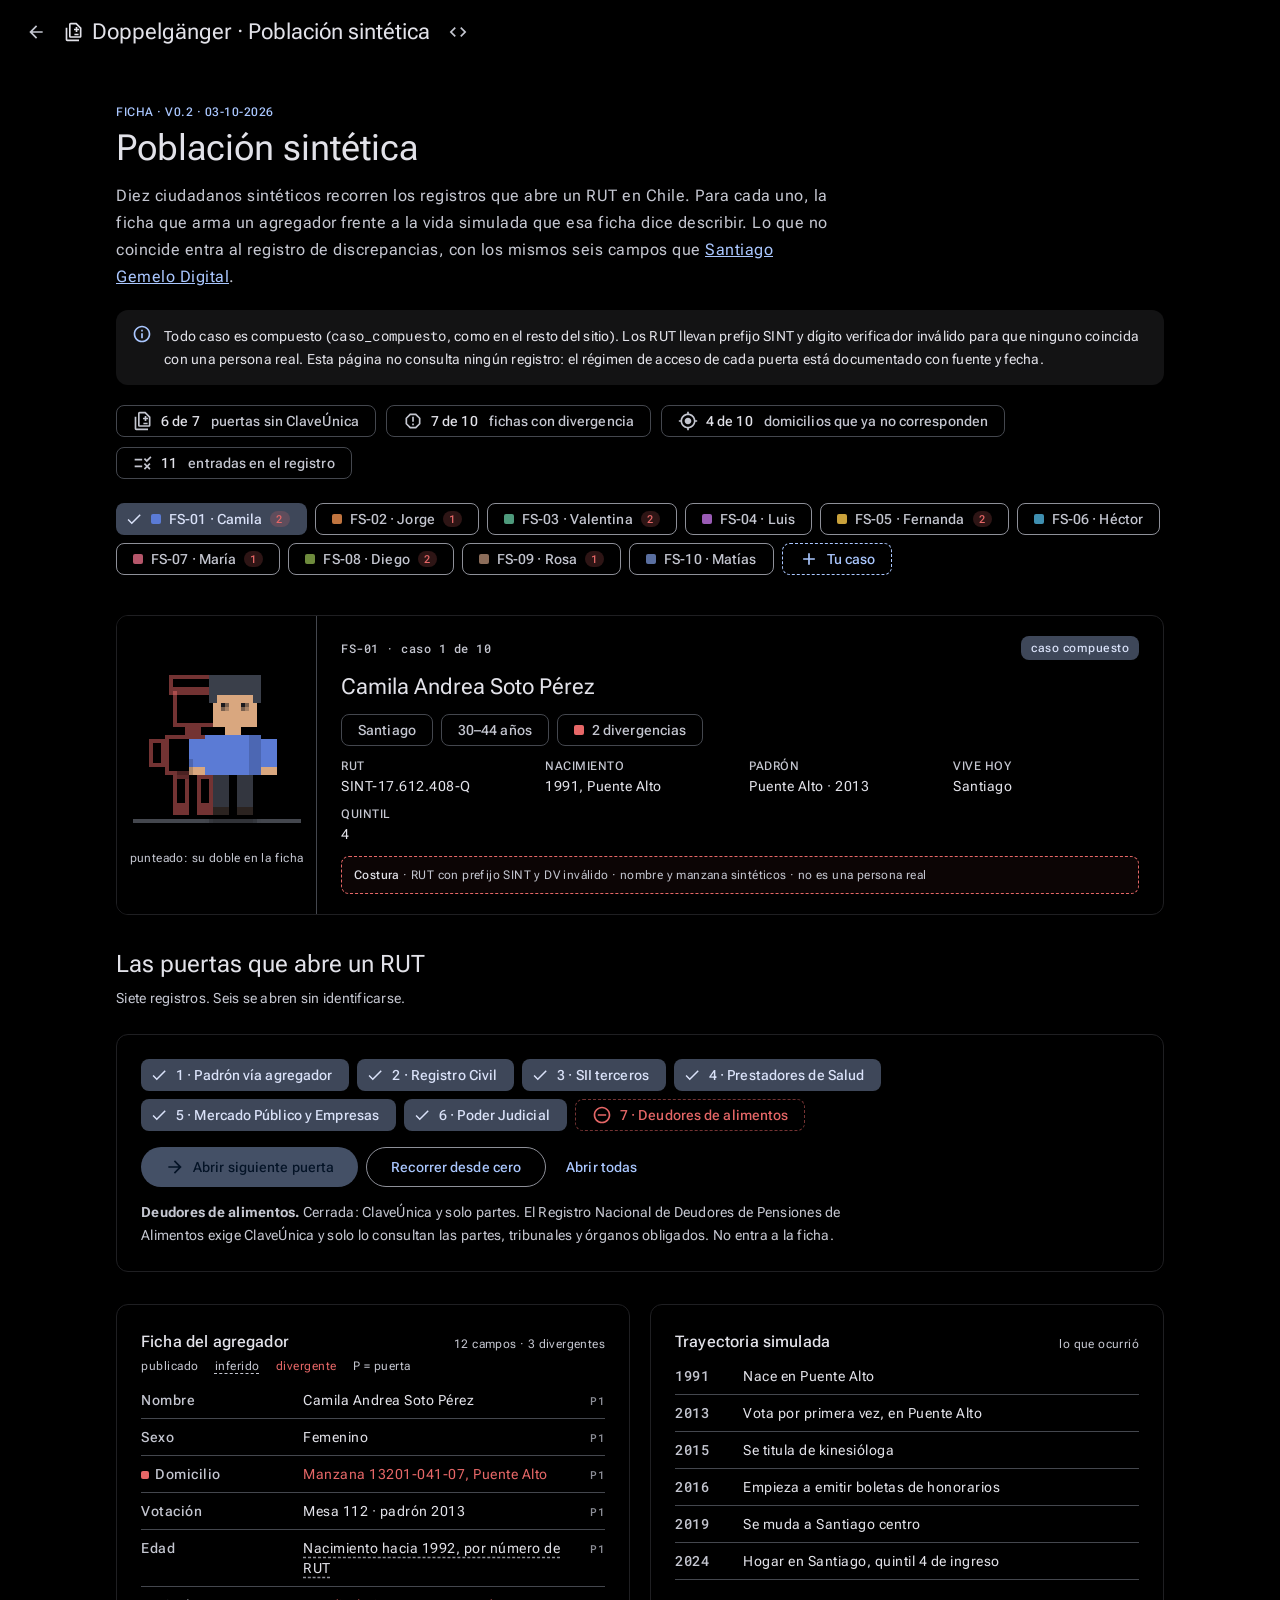
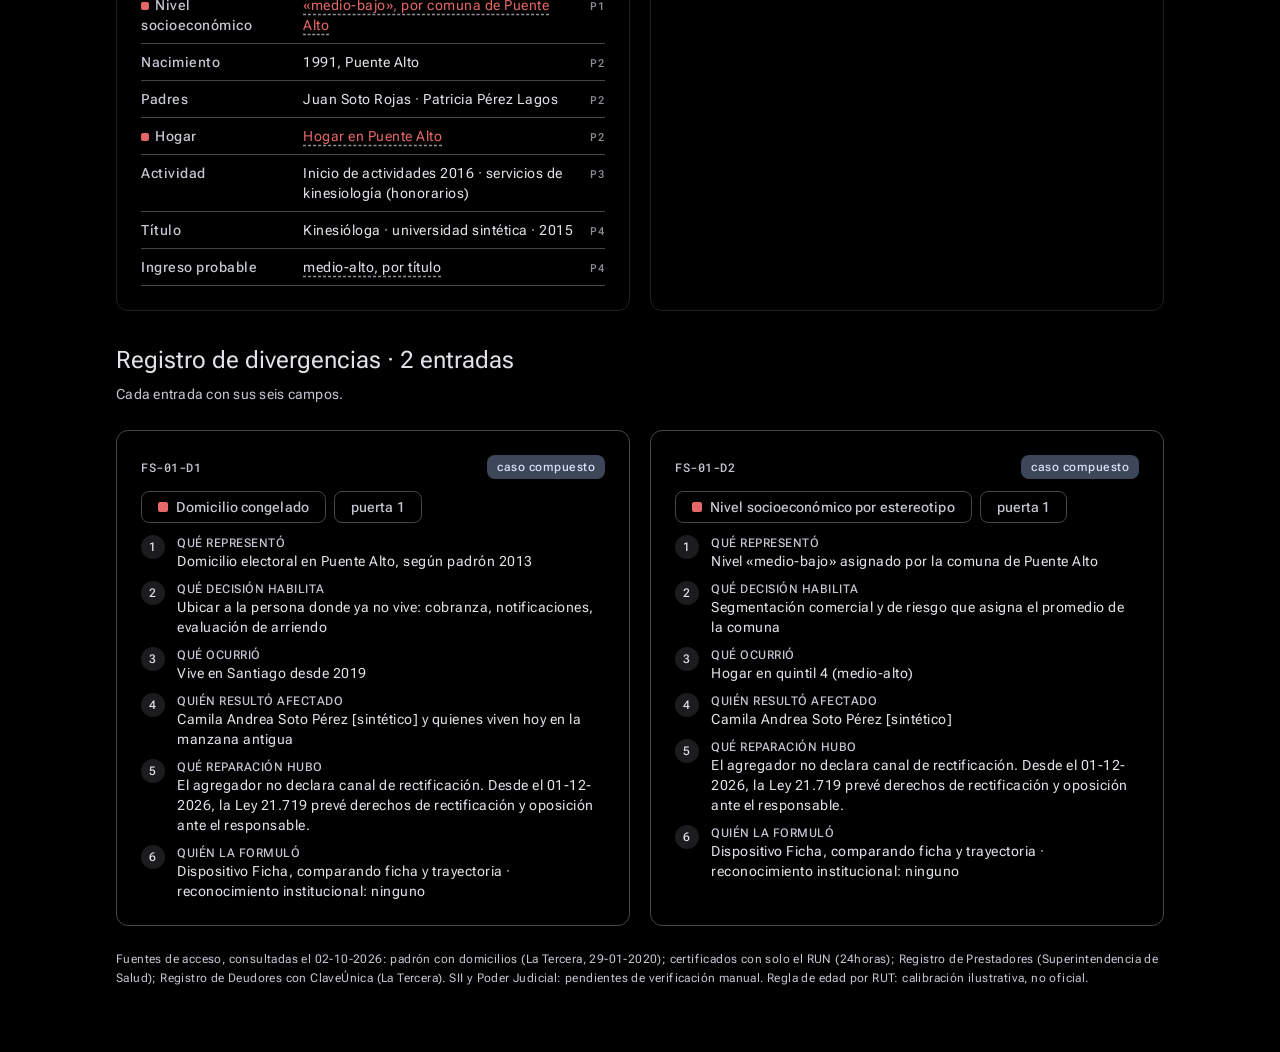
<file: ficha/index.html>
<!doctype html>
<html lang="es" data-theme="dark">
<head>
<meta charset="utf-8">
<meta name="viewport" content="width=device-width,initial-scale=1">
<title>Doppelgänger · Población sintética</title>
<meta name="description" content="Diez ciudadanos sintéticos recorren los registros que abre un RUT en Chile: la ficha que arma un agregador frente a la vida que dice describir, y cada discrepancia con sus seis campos.">
<link rel="icon" href="data:image/svg+xml,<svg xmlns='http://www.w3.org/2000/svg' viewBox='0 0 32 32'><rect width='32' height='32' rx='8' fill='%23415f91'/><circle cx='12' cy='16' r='6' fill='none' stroke='white' stroke-width='2.5'/><circle cx='20' cy='16' r='6' fill='none' stroke='%23d6e3ff' stroke-width='2.5' stroke-dasharray='3 2'/></svg>">
<link rel="stylesheet" href="../assets/m3.css?v=20260922">
<script src="../iconos.js?v=20260922" defer></script>
<style>
  .wrap{max-width:1080px}
  .hero{padding:40px 0 8px}
  .hero p.body-l{max-width:720px;color:var(--md-on-surface-variant)}
  .disclaimer{display:flex;gap:12px;padding:14px 16px;border-radius:var(--shape-m);background:var(--md-surface-container);margin:20px 0}
  .disclaimer .material-symbols-outlined{color:var(--md-primary);flex:none}
  .stats{display:flex;flex-wrap:wrap;gap:10px;margin:16px 0 8px}
  .stats .chip{cursor:default}
  .stats .chip b{color:var(--md-on-surface);font-weight:500}
  .people{margin-top:24px}
  .people .chip .ndiv{font:500 11px/16px var(--mono);padding:0 6px;border-radius:9px;background:color-mix(in srgb,var(--viz-critical) 20%,transparent);color:var(--viz-critical)}
  .people .chip.tit{border-style:dashed;border-color:var(--md-primary);color:var(--md-primary)}
  section.blk{padding:32px 0 0}

  .idcard{display:grid;grid-template-columns:200px minmax(0,1fr);padding:0;overflow:hidden}
  .retrato{background:var(--md-surface-container-lowest);display:grid;justify-items:center;align-content:center;gap:6px;padding:16px 8px;border-right:1px solid var(--md-outline-variant)}
  .retrato canvas{width:168px;height:180px;image-rendering:pixelated;max-width:100%}
  .idbody{padding:20px 24px;display:flex;flex-direction:column;gap:12px;min-width:0}
  .idtop{display:flex;justify-content:space-between;gap:8px;align-items:center;flex-wrap:wrap}
  .idtop .code{font:500 12px/16px var(--mono);color:var(--md-on-surface-variant);letter-spacing:.5px}
  .kvs{margin:0;display:grid;grid-template-columns:repeat(auto-fit,minmax(150px,1fr));gap:10px 18px}
  .kvs div{display:grid;gap:2px;min-width:0}
  .kvs dt{font:500 12px/16px var(--font);letter-spacing:.5px;text-transform:uppercase;color:var(--md-on-surface-variant)}
  .kvs dd{margin:0;font-size:14px;line-height:20px;overflow-wrap:anywhere}

  .chip.closed{border-style:dashed;color:var(--viz-critical);border-color:color-mix(in srgb,var(--viz-critical) 50%,transparent)}
  .controls{display:flex;flex-wrap:wrap;gap:8px;margin-top:16px}
  .btn:disabled{opacity:.4;cursor:default}
  #doornote{margin-top:14px;max-width:760px}

  .kv{display:grid;grid-template-columns:150px minmax(0,1fr) auto;gap:12px;padding:8px 0;border-bottom:1px solid var(--md-outline-variant);font-size:14px;line-height:20px;align-items:baseline}
  .kv .k{color:var(--md-on-surface-variant);font-weight:500}
  .kv .v{min-width:0;overflow-wrap:anywhere}
  .kv .src{font:500 11px/16px var(--mono);color:var(--md-outline)}
  .kv.inf .v{text-decoration:underline dashed var(--md-outline);text-underline-offset:4px}
  .kv.div .v{color:var(--viz-critical)}
  .kv.div .k::before{content:"";display:inline-block;width:8px;height:8px;border-radius:2px;background:var(--viz-critical);margin-right:6px}
  #tray .kv{grid-template-columns:56px minmax(0,1fr)}
  #tray .k{font-family:var(--mono)}
  .legend{display:flex;flex-wrap:wrap;gap:6px 16px;font-size:12px;line-height:16px;color:var(--md-on-surface-variant);margin:4px 0 8px}
  .legend .i{text-decoration:underline dashed;text-underline-offset:3px}
  .legend .d{color:var(--viz-critical)}

  .case{display:flex;flex-direction:column;gap:12px}
  .case .fields{display:grid;grid-template-columns:28px minmax(0,1fr);gap:10px 8px;font-size:14px;line-height:20px}
  .case .num{width:24px;height:24px;border-radius:50%;display:grid;place-items:center;background:var(--md-surface-container-high);font:500 12px/16px var(--font)}
  .case .lab{font:500 12px/16px var(--font);letter-spacing:.5px;color:var(--md-on-surface-variant);text-transform:uppercase}
  .seam{border-radius:var(--shape-s);padding:10px 12px;border:1px dashed var(--viz-critical);font-size:12px;line-height:16px;letter-spacing:.4px;color:var(--md-on-surface-variant);background:color-mix(in srgb,var(--viz-critical) 5%,transparent)}
  .seam b{color:var(--md-on-surface);font-weight:500}

  .tf{display:grid;grid-template-columns:repeat(auto-fit,minmax(min(100%,220px),1fr));gap:14px;margin-top:16px}
  .fld{display:grid;gap:4px;min-width:0}
  .fld label,.fs legend{font:500 12px/16px var(--font);letter-spacing:.5px;color:var(--md-on-surface-variant)}
  .fld input,.fld select{font:400 16px/24px var(--font);color:var(--md-on-surface);background:transparent;border:1px solid var(--md-outline);border-radius:var(--shape-xs);padding:8px 12px;width:100%;min-width:0}
  .fld select option{background:var(--md-surface-container)}
  .fld input:focus,.fld select:focus{outline:2px solid var(--md-primary);outline-offset:-1px;border-color:transparent}
  .fs{border:1px solid var(--md-outline-variant);border-radius:var(--shape-m);padding:12px 16px;margin:16px 0 0;display:grid;gap:6px}
  .fs label{font-size:14px;line-height:20px;display:flex;gap:10px;align-items:center}
  .fs input{accent-color:var(--md-primary);width:18px;height:18px}
  .priv{display:inline-flex;gap:6px;align-items:center;color:var(--md-primary);font:500 12px/16px var(--font)}

  :root,:root[data-theme="dark"]{color-scheme:dark;--md-surface:#000;--md-surface-dim:#000;--md-surface-bright:#262626;
    --md-surface-container-lowest:#000;--md-surface-container-low:#0b0b0c;--md-surface-container:#131314;
    --md-surface-container-high:#1c1c1e;--md-surface-container-highest:#262628}
  body{background:#000}
  .card.elevated,.card{border:1px solid #1f1f22}
  @media (max-width:640px){.idcard{grid-template-columns:minmax(0,1fr)}.retrato{border-right:0;border-bottom:1px solid var(--md-outline-variant)}.kv{grid-template-columns:minmax(0,1fr) auto}.kv .k{grid-column:1/-1}}
</style>
</head>
<body>
<header class="top-app-bar" id="appbar">
  <a class="icon-btn" href="../index.html" aria-label="Volver a Santiago Gemelo Digital"><span class="material-symbols-outlined">arrow_back</span></a>
  <a class="brand" href="index.html" style="display:flex;align-items:center;gap:8px;text-decoration:none;color:inherit"><span class="material-symbols-outlined">difference</span><span class="title title-l">Doppelgänger · Población sintética</span></a>
  <a class="icon-btn" href="https://github.com/fjreboll/doppelganger-doble" aria-label="Código en GitHub"><span class="material-symbols-outlined">code</span></a>
</header>

<main class="wrap">
  <section class="hero">
    <p class="overline">Ficha · v0.2 · 03-10-2026</p>
    <h1 class="display-s" style="margin-top:6px">Población sintética</h1>
    <p class="body-l" style="margin-top:12px">Diez ciudadanos sintéticos recorren los registros que abre un RUT en Chile. Para cada uno, la ficha que arma un agregador frente a la vida simulada que esa ficha dice describir. Lo que no coincide entra al registro de discrepancias, con los mismos seis campos que <a href="../index.html">Santiago Gemelo Digital</a>.</p>
    <div class="disclaimer"><span class="material-symbols-outlined">info</span>
      <p class="body-m">Todo caso es compuesto (<span style="font-family:var(--mono)">caso_compuesto</span>, como en el resto del sitio). Los RUT llevan prefijo SINT y dígito verificador inválido para que ninguno coincida con una persona real. Esta página no consulta ningún registro: el régimen de acceso de cada puerta está documentado con fuente y fecha.</p></div>
    <div class="stats" id="stats"></div>
    <div class="chip-set people" id="people" aria-label="Casos"></div>
  </section>

  <section class="blk">
    <div class="card idcard" id="idcard"></div>

    <form class="card" id="titform" hidden style="margin-top:16px">
      <div class="sec-head" style="margin-bottom:0"><div><h3 class="title-m">Tu caso, como titular</h3><p class="body-m muted">Recorre tú las puertas con tu propio RUT y anota solo lo que encontraste. Para los campos sin valor basta marcar que aparecieron.</p></div>
        <span class="priv"><span class="material-symbols-outlined">info</span>Nada sale de este navegador ni se guarda</span></div>
      <div class="tf">
        <div class="fld"><label for="t-nombre">Nombre en la ficha (opcional)</label><input id="t-nombre" autocomplete="off" placeholder="Titular"></div>
        <div class="fld"><label for="t-rut">RUT, solo para estimar la edad</label><input id="t-rut" inputmode="numeric" autocomplete="off" placeholder="sin puntos ni DV"></div>
        <div class="fld"><label for="t-nac">Año de nacimiento</label><input id="t-nac" inputmode="numeric" autocomplete="off"></div>
        <div class="fld"><label for="t-pcom">Comuna que muestra el padrón</label><input id="t-pcom" list="comunas" autocomplete="off"></div>
        <div class="fld"><label for="t-pa">Año del padrón</label><select id="t-pa"><option>2013</option><option>2020</option><option value="">No aparece</option></select></div>
        <div class="fld"><label for="t-act">Comuna donde vives hoy</label><input id="t-act" list="comunas" autocomplete="off"></div>
        <div class="fld"><label for="t-mud">Año en que te mudaste</label><input id="t-mud" inputmode="numeric" autocomplete="off"></div>
        <div class="fld"><label for="t-q">Quintil de ingreso del hogar</label><select id="t-q"><option value="">Prefiero no decir</option><option>1</option><option>2</option><option>3</option><option>4</option><option>5</option></select></div>
      </div>
      <fieldset class="fs"><legend>Qué apareció en las demás puertas</legend>
        <label><input type="checkbox" id="t-padres">Registro Civil: nombres de mis padres</label>
        <label><input type="checkbox" id="t-matr">Registro Civil: matrimonio y cónyuge</label>
        <label><input type="checkbox" id="t-sii">SII: inicio de actividades y giros</label>
        <label><input type="checkbox" id="t-prest">Prestadores de Salud: título e institución</label>
        <label><input type="checkbox" id="t-mp">Mercado Público o Registro de Empresas</label>
        <label><input type="checkbox" id="t-pj">Poder Judicial: causas al buscar mi nombre</label>
        <label><input type="checkbox" id="t-pjno">Esas causas no son mías (homónimo)</label>
      </fieldset>
      <div class="controls"><button class="btn filled" type="submit"><span class="material-symbols-outlined">play_arrow</span>Armar mi ficha</button><button class="btn outlined" type="button" id="t-clear">Borrar lo ingresado</button></div>
      <datalist id="comunas"></datalist>
    </form>
  </section>

  <section class="blk">
    <div class="sec-head"><div><h2 class="headline-s">Las puertas que abre un RUT</h2><p class="body-m muted">Siete registros. Seis se abren sin identificarse.</p></div></div>
    <div class="card">
      <div class="chip-set" id="doors"></div>
      <div class="controls">
        <button class="btn filled" id="next" type="button"><span class="material-symbols-outlined">arrow_forward</span>Abrir siguiente puerta</button>
        <button class="btn outlined" id="restart" type="button">Recorrer desde cero</button>
        <button class="btn text" id="all" type="button">Abrir todas</button>
      </div>
      <p class="body-m muted" id="doornote"></p>
    </div>
  </section>

  <section class="blk">
    <div class="grid g-2">
      <div class="card"><div class="sec-head" style="margin-bottom:4px"><h3 class="title-m">Ficha del agregador</h3><span class="body-s muted" id="fcount"></span></div>
        <div class="legend"><span>publicado</span><span class="i">inferido</span><span class="d">divergente</span><span>P = puerta</span></div>
        <div id="ficha"></div></div>
      <div class="card"><div class="sec-head" style="margin-bottom:4px"><h3 class="title-m">Trayectoria simulada</h3><span class="body-s muted">lo que ocurrió</span></div>
        <div id="tray"></div></div>
    </div>
  </section>

  <section class="blk" style="padding-bottom:64px">
    <div class="sec-head"><div><h2 class="headline-s" id="reghead">Registro de discrepancias</h2><p class="body-m muted">Cada entrada con sus seis campos.</p></div></div>
    <div class="grid g-2" id="reg"></div>
    <p class="body-s muted" style="margin-top:24px">Fuentes de acceso, consultadas el 02-10-2026: padrón con domicilios (La Tercera, 29-01-2020); certificados con solo el RUN (24horas); Registro de Prestadores (Superintendencia de Salud); Registro de Deudores con ClaveÚnica (La Tercera). SII y Poder Judicial: pendientes de verificación manual. Regla de edad por RUT: calibración ilustrativa, no oficial.</p>
  </section>
</main>
<script src="ficha.js?v=20261003"></script>
</body>
</html>
</file>
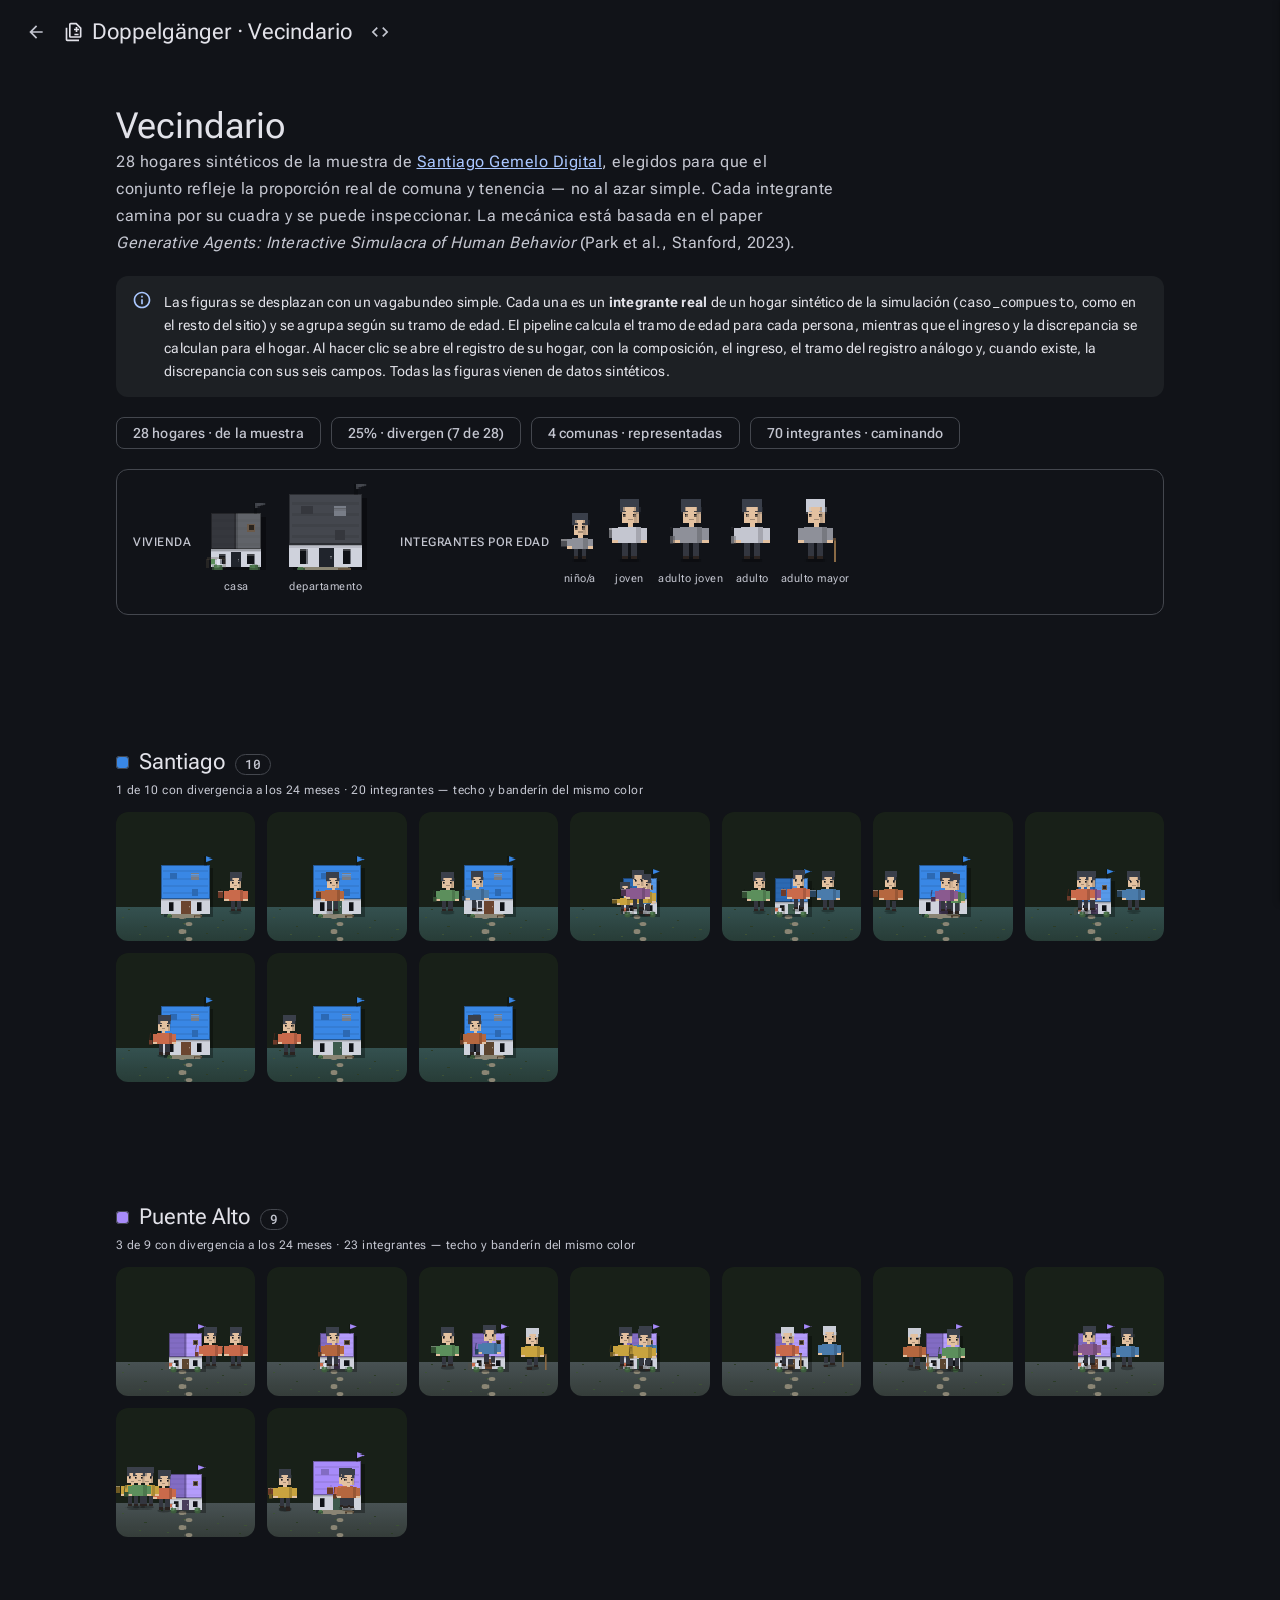
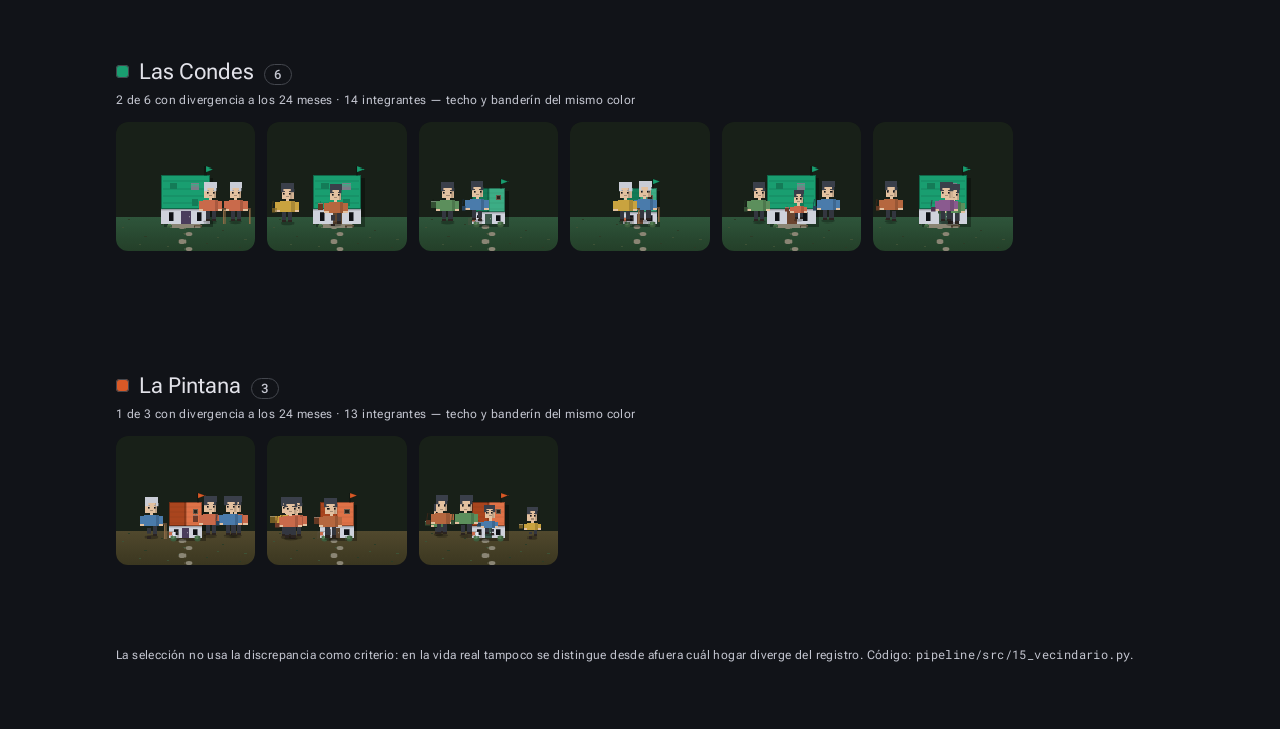
<file: vecindario/index.html>
<!doctype html>
<html lang="es" data-theme="dark">
<head>
<meta charset="utf-8">
<meta name="viewport" content="width=device-width,initial-scale=1">
<title>Doppelgänger · Vecindario</title>
<meta name="description" content="28 hogares sintéticos de la muestra, inspeccionables uno por uno — mecánica basada en Generative Agents (Park et al., Stanford, 2023): cada registro es real.">
<link rel="icon" href="data:image/svg+xml,<svg xmlns='http://www.w3.org/2000/svg' viewBox='0 0 32 32'><rect width='32' height='32' rx='8' fill='%23415f91'/><circle cx='12' cy='16' r='6' fill='none' stroke='white' stroke-width='2.5'/><circle cx='20' cy='16' r='6' fill='none' stroke='%23d6e3ff' stroke-width='2.5' stroke-dasharray='3 2'/></svg>">
<link rel="stylesheet" href="../assets/m3.css?v=20260922">
<script src="../iconos.js?v=20260922" defer></script>
<style>
  .wrap{max-width:1080px}
  .hero{padding:40px 0 8px}
  .hero p.body-l{max-width:720px;color:var(--md-on-surface-variant)}
  .disclaimer{display:flex;gap:12px;padding:14px 16px;border-radius:var(--shape-m);background:var(--md-surface-container);margin:20px 0}
  .disclaimer .material-symbols-outlined{color:var(--md-primary);flex:none}
  .stats{display:flex;flex-wrap:wrap;gap:10px;margin:16px 0 8px}
  .stats .chip{cursor:default}

  .leyenda{display:flex;flex-wrap:wrap;gap:16px 28px;margin:20px 0;padding:14px 16px;border-radius:var(--shape-m);border:1px solid var(--md-outline-variant)}
  .leyenda .grupo{display:flex;align-items:center;gap:10px}
  .leyenda .grupo>span:first-child{font:500 12px/16px var(--font);color:var(--md-on-surface-variant);text-transform:uppercase;letter-spacing:.5px}
  .leyenda .figuritas{display:flex;gap:8px;align-items:flex-end}
  .leyenda canvas{image-rendering:pixelated}
  .leyenda .figuritas div{display:flex;flex-direction:column;align-items:center;gap:3px}
  .leyenda .figuritas span{font-size:10.5px;color:var(--md-on-surface-variant)}

  .barrio{margin-top:40px}
  .barrio h2{display:flex;align-items:baseline;gap:10px;margin:0 0 4px}
  .barrio h2 .tinte{width:13px;height:13px;border-radius:4px;align-self:center;box-shadow:0 0 0 1px var(--md-outline-variant) inset}
  .barrio h2 .n{font:500 13px/1 var(--mono);color:var(--md-on-surface-variant);border:1px solid var(--md-outline-variant);border-radius:999px;padding:3px 9px}
  .barrio p{margin:0 0 12px}
  /* una parcela por hogar: tamaño fijo, así la escala no depende de cuántas casas haya en la comuna */
  .casas{display:grid;grid-template-columns:repeat(auto-fill,minmax(124px,1fr));gap:12px}
  .parcela{background:var(--md-surface-container-lowest);border-radius:var(--shape-m);overflow:hidden;aspect-ratio:132/122}
  .parcela canvas{display:block;image-rendering:pixelated;cursor:pointer;width:100%;height:100%}

  #velo{position:fixed;inset:0;background:#000;opacity:0;pointer-events:none;transition:opacity .18s;z-index:40}
  #velo.on{opacity:.5;pointer-events:auto}
  #panel{position:fixed;top:0;right:0;bottom:0;width:min(420px,100%);background:var(--md-surface-container-lowest);
    box-shadow:var(--md-elev-2);transform:translateX(100%);transition:transform .22s;z-index:41;overflow-y:auto;padding:20px}
  #panel.on{transform:translateX(0)}
  #panel .close{float:right}
  #panel h3{margin:12px 0 2px}
  #panel .sub{color:var(--md-on-surface-variant);margin:0 0 16px}
  .f6{display:grid;grid-template-columns:96px minmax(0,1fr);gap:6px 10px;font-size:13.5px;margin:10px 0;overflow-wrap:anywhere}
  .f6 b{color:var(--md-on-surface-variant);font-weight:500}
  .divcard{border-left:3px solid var(--viz-critical);padding-left:12px;margin-top:18px}
  .divcard .tag{display:inline-block;font:500 11px/16px var(--mono);padding:1px 8px;border-radius:9px;background:color-mix(in srgb,var(--viz-critical) 20%,transparent);color:var(--viz-critical);margin-bottom:8px}
  .nodiv{margin-top:18px;color:var(--md-on-surface-variant);display:flex;gap:8px;align-items:center}
  .kv{display:flex;justify-content:space-between;gap:12px;padding:6px 0;border-bottom:1px solid var(--md-outline-variant);font-size:14px}
  .kv b{font-weight:500}
</style>
</head>
<body>
<header class="top-app-bar" id="appbar">
  <a class="icon-btn" href="../index.html" aria-label="Volver a Santiago Gemelo Digital"><span class="material-symbols-outlined">arrow_back</span></a>
  <a class="brand" href="index.html" style="display:flex;align-items:center;gap:8px;text-decoration:none;color:inherit"><span class="material-symbols-outlined">difference</span><span class="title title-l">Doppelgänger · Vecindario</span></a>
  <a class="icon-btn" href="https://github.com/fjreboll/doppelganger-doble/blob/main/pipeline/src/15_vecindario.py" aria-label="Código en GitHub"><span class="material-symbols-outlined">code</span></a>
</header>

<main class="wrap">
  <section class="hero">
    <h1 class="display-s">Vecindario</h1>
    <p class="body-l">28 hogares sintéticos de la muestra de <a href="../index.html">Santiago Gemelo Digital</a>, elegidos para que el conjunto refleje la proporción real de comuna y tenencia — no al azar simple. Cada integrante camina por su cuadra y se puede inspeccionar. La mecánica está basada en el paper <cite>Generative Agents: Interactive Simulacra of Human Behavior</cite> (Park et al., Stanford, 2023).</p>
    <div class="disclaimer">
      <span class="material-symbols-outlined">info</span>
      <p class="body-m">Las figuras se desplazan con un vagabundeo simple. Cada una es un <b>integrante real</b> de un hogar sintético de la simulación (<span style="font-family:var(--mono)">caso_compuesto</span>, como en el resto del sitio) y se agrupa según su tramo de edad. El pipeline calcula el tramo de edad para cada persona, mientras que el ingreso y la discrepancia se calculan para el hogar. Al hacer clic se abre el registro de su hogar, con la composición, el ingreso, el tramo del registro análogo y, cuando existe, la discrepancia con sus seis campos. Todas las figuras vienen de datos sintéticos.</p>
    </div>
    <div class="stats" id="stats"></div>
    <div class="leyenda" id="leyenda"></div>
  </section>

  <div id="barrios"></div>

  <section style="padding-bottom:64px">
    <p class="body-s muted">La selección no usa la discrepancia como criterio: en la vida real tampoco se distingue desde afuera cuál hogar diverge del registro. Código: <span style="font-family:var(--mono)">pipeline/src/15_vecindario.py</span>.</p>
  </section>
</main>

<div class="tooltip" id="tt" role="tooltip"></div>
<div id="velo"></div>
<aside id="panel" aria-hidden="true">
  <button class="icon-btn close" id="cerrar" aria-label="Cerrar"><span class="material-symbols-outlined">close</span></button>
  <div id="panel-body"></div>
</aside>

<script src="town.js?v=20260922f"></script>
</body>
</html>
</file>
<file: assets/m3.css>
/* Tipografías auto-alojadas (Roboto Flex y Roboto Mono · OFL; los iconos se dibujan en SVG con iconos.js) */
@font-face{font-family:"Roboto Flex";font-style:normal;font-display:swap;font-weight:100 1000;src:url(fonts/roboto-flex-latin-wght-normal.woff2) format("woff2");unicode-range:U+0000-00FF,U+0131,U+0152-0153,U+02BB-02BC,U+02C6,U+02DA,U+02DC,U+0304,U+0308,U+0329,U+2000-206F,U+20AC,U+2122,U+2191,U+2193,U+2212,U+2215,U+FEFF,U+FFFD}
@font-face{font-family:"Roboto Flex";font-style:normal;font-display:swap;font-weight:100 1000;src:url(fonts/roboto-flex-latin-ext-wght-normal.woff2) format("woff2");unicode-range:U+0100-02BA,U+02BD-02C5,U+02C7-02CC,U+02CE-02D7,U+02DD-02FF,U+0304,U+0308,U+0329,U+1D00-1DBF,U+1E00-1E9F,U+1EF2-1EFF,U+2020,U+20A0-20AB,U+20AD-20C0,U+2113,U+2C60-2C7F,U+A720-A7FF}
@font-face{font-family:"Roboto Mono";font-style:normal;font-display:swap;font-weight:400;src:url(fonts/roboto-mono-latin-400-normal.woff2) format("woff2")}
@font-face{font-family:"Roboto Mono";font-style:normal;font-display:swap;font-weight:500;src:url(fonts/roboto-mono-latin-500-normal.woff2) format("woff2")}

/* iconos: SVG en línea (iconos.js). Sin fuente que descargar: nunca aparecen como palabras */
.material-symbols-outlined{display:inline-block;width:1em;height:1em;line-height:1;overflow:hidden;flex:none;font-style:normal;white-space:nowrap}
.material-symbols-outlined:not([data-icon]){color:transparent}
.material-symbols-outlined svg{display:block;width:100%;height:100%}
/* Material Design 3 · tokens y componentes base (esquema generado con semilla azul, Material Theme Builder) */
:root{
  color-scheme:light;
  --md-primary:#415f91;--md-on-primary:#fff;--md-primary-container:#d6e3ff;--md-on-primary-container:#284777;
  --md-secondary:#565f71;--md-on-secondary:#fff;--md-secondary-container:#dae2f9;--md-on-secondary-container:#3e4759;
  --md-tertiary:#705575;--md-tertiary-container:#fad8fd;--md-on-tertiary-container:#573e5c;
  --md-error:#ba1a1a;--md-on-error:#fff;--md-error-container:#ffdad6;--md-on-error-container:#93000a;
  --md-surface:#f9f9ff;--md-surface-dim:#d9d9e0;--md-surface-bright:#f9f9ff;
  --md-surface-container-lowest:#ffffff;--md-surface-container-low:#f3f3fa;--md-surface-container:#ededf4;
  --md-surface-container-high:#e7e8ee;--md-surface-container-highest:#e2e2e9;
  --md-on-surface:#191c20;--md-on-surface-variant:#44474e;--md-outline:#74777f;--md-outline-variant:#c4c6d0;
  --md-inverse-surface:#2e3036;--md-inverse-on-surface:#f0f0f7;--md-scrim:#000;
  /* dataviz: slots categóricos validados (all-pairs, 3 slots) + tinta de gráfico */
  --viz-1:#2a78d6;--viz-2:#eb6834;--viz-3:#1baf7a;--viz-4:#7c5cbf;--viz-neutral:#c4c6d0;--viz-seq:#2a78d6;
  --viz-grid:#e1e0d9;--viz-axis:#c3c2b7;--viz-muted:#74777f;--viz-critical:#d03b3b;
  --md-elev-1:0 1px 2px rgba(0,0,0,.3),0 1px 3px 1px rgba(0,0,0,.15);
  --md-elev-2:0 1px 2px rgba(0,0,0,.3),0 2px 6px 2px rgba(0,0,0,.15);
  --md-elev-3:0 4px 8px 3px rgba(0,0,0,.15),0 1px 3px rgba(0,0,0,.3);
  --shape-xs:4px;--shape-s:8px;--shape-m:12px;--shape-l:16px;--shape-xl:28px;--shape-full:999px;
  --font:"Roboto Flex","Roboto",system-ui,-apple-system,"Segoe UI",sans-serif;--mono:"Roboto Mono",ui-monospace,monospace;
}
@media (prefers-color-scheme:dark){:root:not([data-theme="light"]){
  color-scheme:dark;
  --md-primary:#aac7ff;--md-on-primary:#0a305f;--md-primary-container:#284777;--md-on-primary-container:#d6e3ff;
  --md-secondary:#bec6dc;--md-on-secondary:#283141;--md-secondary-container:#3e4759;--md-on-secondary-container:#dae2f9;
  --md-tertiary:#ddbce0;--md-tertiary-container:#573e5c;--md-on-tertiary-container:#fad8fd;
  --md-error:#ffb4ab;--md-on-error:#690005;--md-error-container:#93000a;--md-on-error-container:#ffdad6;
  --md-surface:#111318;--md-surface-dim:#111318;--md-surface-bright:#37393e;
  --md-surface-container-lowest:#0c0e13;--md-surface-container-low:#191c20;--md-surface-container:#1d2024;
  --md-surface-container-high:#282a2f;--md-surface-container-highest:#33353a;
  --md-on-surface:#e2e2e9;--md-on-surface-variant:#c4c6d0;--md-outline:#8e9099;--md-outline-variant:#44474e;
  --md-inverse-surface:#e2e2e9;--md-inverse-on-surface:#2e3036;
  --viz-1:#3987e5;--viz-2:#d95926;--viz-3:#199e70;--viz-4:#a78bfa;--viz-neutral:#44474e;--viz-seq:#3987e5;
  --viz-grid:#2c2c2a;--viz-axis:#383835;--viz-muted:#8e9099;--viz-critical:#e66767;
}}
:root[data-theme="dark"]{
  color-scheme:dark;
  --md-primary:#aac7ff;--md-on-primary:#0a305f;--md-primary-container:#284777;--md-on-primary-container:#d6e3ff;
  --md-secondary:#bec6dc;--md-on-secondary:#283141;--md-secondary-container:#3e4759;--md-on-secondary-container:#dae2f9;
  --md-tertiary:#ddbce0;--md-tertiary-container:#573e5c;--md-on-tertiary-container:#fad8fd;
  --md-error:#ffb4ab;--md-on-error:#690005;--md-error-container:#93000a;--md-on-error-container:#ffdad6;
  --md-surface:#111318;--md-surface-dim:#111318;--md-surface-bright:#37393e;
  --md-surface-container-lowest:#0c0e13;--md-surface-container-low:#191c20;--md-surface-container:#1d2024;
  --md-surface-container-high:#282a2f;--md-surface-container-highest:#33353a;
  --md-on-surface:#e2e2e9;--md-on-surface-variant:#c4c6d0;--md-outline:#8e9099;--md-outline-variant:#44474e;
  --md-inverse-surface:#e2e2e9;--md-inverse-on-surface:#2e3036;
  --viz-1:#3987e5;--viz-2:#d95926;--viz-3:#199e70;--viz-4:#a78bfa;--viz-neutral:#44474e;--viz-seq:#3987e5;
  --viz-grid:#2c2c2a;--viz-axis:#383835;--viz-muted:#8e9099;--viz-critical:#e66767;
}
*{box-sizing:border-box}
html{scroll-behavior:smooth}
body{margin:0;background:var(--md-surface);color:var(--md-on-surface);font-family:var(--font);font-size:16px;line-height:27px;letter-spacing:.5px;-webkit-font-smoothing:antialiased}
a{color:var(--md-primary)}
/* type scale M3 */
.display-m{font-size:45px;line-height:52px;font-weight:400;letter-spacing:0}
.display-s{font-size:36px;line-height:44px;font-weight:400;letter-spacing:0}
.headline-l{font-size:32px;line-height:40px;font-weight:400;letter-spacing:0}
.headline-s{font-size:24px;line-height:34px;font-weight:400;letter-spacing:0}
.title-l{font-size:22px;line-height:30px;font-weight:400;letter-spacing:0}
.title-m{font-size:16px;line-height:25px;font-weight:500;letter-spacing:.15px}
.title-s{font-size:14px;line-height:20px;font-weight:500;letter-spacing:.1px}
.body-l{font-size:16px;line-height:27px;letter-spacing:.5px}
.body-m{font-size:14px;line-height:23px;letter-spacing:.25px}
.body-s{font-size:12px;line-height:19px;letter-spacing:.4px}
.label-l{font-size:14px;line-height:20px;font-weight:500;letter-spacing:.1px}
.label-m{font-size:12px;line-height:16px;font-weight:500;letter-spacing:.5px}
.muted{color:var(--md-on-surface-variant)}
h1,h2,h3,h4,p{margin:0}
.material-symbols-outlined{font-variation-settings:'FILL' 0,'wght' 400,'GRAD' 0,'opsz' 24;font-size:20px;vertical-align:-4px;line-height:1}
/* top app bar */
.top-app-bar{position:sticky;top:0;z-index:20;display:flex;align-items:center;gap:8px;height:64px;padding:0 16px;background:var(--md-surface);transition:background .2s,box-shadow .2s}
.top-app-bar.scrolled{background:var(--md-surface-container)}
.top-app-bar .title{flex:1;min-width:0;white-space:nowrap;overflow:hidden;text-overflow:ellipsis}
.icon-btn{width:40px;height:40px;border-radius:var(--shape-full);border:0;background:transparent;color:var(--md-on-surface-variant);display:inline-grid;place-items:center;cursor:pointer;text-decoration:none}
.icon-btn:hover{background:color-mix(in srgb,var(--md-on-surface-variant) 8%,transparent)}
.icon-btn:focus-visible,.chip:focus-visible,.btn:focus-visible,.seg button:focus-visible{outline:3px solid var(--md-primary);outline-offset:2px}
/* buttons */
.btn{display:inline-flex;align-items:center;gap:8px;height:40px;padding:0 24px;border-radius:var(--shape-full);border:0;font:500 14px/20px var(--font);letter-spacing:.1px;cursor:pointer;text-decoration:none}
.btn.filled{background:var(--md-primary);color:var(--md-on-primary)}
.btn.tonal{background:var(--md-secondary-container);color:var(--md-on-secondary-container)}
.btn.outlined{background:transparent;color:var(--md-primary);border:1px solid var(--md-outline)}
.btn.text{background:transparent;color:var(--md-primary);padding:0 12px}
.btn:hover{box-shadow:inset 0 0 0 999px color-mix(in srgb,currentColor 8%,transparent)}
.btn.filled:hover{box-shadow:var(--md-elev-1),inset 0 0 0 999px color-mix(in srgb,var(--md-on-primary) 8%,transparent)}
/* chips */
.chip-set{display:flex;flex-wrap:wrap;gap:8px}
.chip{display:inline-flex;align-items:center;gap:8px;height:32px;padding:0 16px;border-radius:var(--shape-s);border:1px solid var(--md-outline);background:transparent;color:var(--md-on-surface-variant);font:500 14px/20px var(--font);letter-spacing:.1px;cursor:pointer;white-space:nowrap}
.chip:hover{background:color-mix(in srgb,var(--md-on-surface-variant) 8%,transparent)}
.chip[aria-pressed="true"]{background:var(--md-secondary-container);color:var(--md-on-secondary-container);border-color:transparent;padding-left:8px}
.chip[aria-pressed="true"]::before{content:"";display:inline-block;width:18px;height:18px;background:currentColor;-webkit-mask:url("data:image/svg+xml,%3Csvg xmlns='http://www.w3.org/2000/svg' viewBox='0 0 24 24'%3E%3Cpath d='M9 16.17L4.83 12l-1.42 1.41L9 19 21 7l-1.41-1.41z'/%3E%3C/svg%3E") center/contain no-repeat;mask:url("data:image/svg+xml,%3Csvg xmlns='http://www.w3.org/2000/svg' viewBox='0 0 24 24'%3E%3Cpath d='M9 16.17L4.83 12l-1.42 1.41L9 19 21 7l-1.41-1.41z'/%3E%3C/svg%3E") center/contain no-repeat}
.chip.assist{border-color:var(--md-outline-variant);cursor:default}
.chip .swatch{width:10px;height:10px;border-radius:2px;display:inline-block}
/* segmented buttons */
.seg{display:inline-flex;border:1px solid var(--md-outline);border-radius:var(--shape-full);overflow:hidden;max-width:100%;flex-wrap:nowrap;overflow-x:auto}
.seg button{border:0;border-left:1px solid var(--md-outline);background:transparent;color:var(--md-on-surface);font:500 14px/20px var(--font);letter-spacing:.1px;height:40px;padding:0 16px;cursor:pointer;white-space:nowrap;display:inline-flex;align-items:center;gap:6px}
.seg button:first-child{border-left:0}
.seg button[aria-pressed="true"]{background:var(--md-secondary-container);color:var(--md-on-secondary-container)}
.seg button[aria-pressed="true"]::before{content:"";display:inline-block;width:18px;height:18px;background:currentColor;-webkit-mask:url("data:image/svg+xml,%3Csvg xmlns='http://www.w3.org/2000/svg' viewBox='0 0 24 24'%3E%3Cpath d='M9 16.17L4.83 12l-1.42 1.41L9 19 21 7l-1.41-1.41z'/%3E%3C/svg%3E") center/contain no-repeat;mask:url("data:image/svg+xml,%3Csvg xmlns='http://www.w3.org/2000/svg' viewBox='0 0 24 24'%3E%3Cpath d='M9 16.17L4.83 12l-1.42 1.41L9 19 21 7l-1.41-1.41z'/%3E%3C/svg%3E") center/contain no-repeat}
/* cards */
.card{background:var(--md-surface-container-lowest);border-radius:var(--shape-m);padding:24px;min-width:0}
.card.elevated{background:var(--md-surface-container-low);box-shadow:var(--md-elev-1)}
.card.filled{background:var(--md-surface-container-highest)}
.card.outlined{background:var(--md-surface);border:1px solid var(--md-outline-variant)}
/* tooltips M3 (rich) */
.tooltip{position:fixed;z-index:50;pointer-events:none;max-width:320px;padding:12px 16px;border-radius:var(--shape-m);background:var(--md-surface-container);color:var(--md-on-surface-variant);box-shadow:var(--md-elev-2);font-size:14px;line-height:20px;letter-spacing:.25px;opacity:0;transform:translateY(4px);transition:opacity .12s,transform .12s}
.tooltip.on{opacity:1;transform:none}
.tooltip .tt-sub{font:500 14px/20px var(--font);color:var(--md-on-surface);margin-bottom:4px}
.tooltip .tt-val{font:500 22px/28px var(--font);color:var(--md-on-surface)}
.tooltip .row{display:flex;align-items:center;gap:8px;justify-content:space-between}
.tooltip .key{width:14px;height:2px;border-radius:1px;display:inline-block;margin-right:6px}
/* layout */
.wrap{max-width:1240px;margin:0 auto;padding:0 16px}
.grid{display:grid;gap:20px}
.g-4{grid-template-columns:repeat(auto-fit,minmax(min(100%,220px),1fr))}
.g-2{grid-template-columns:repeat(auto-fit,minmax(min(100%,420px),1fr))}
.g-3{grid-template-columns:repeat(auto-fit,minmax(min(100%,320px),1fr))}
section{padding:64px 0 16px}
.sec-head{display:flex;flex-wrap:wrap;align-items:flex-end;justify-content:space-between;gap:12px;margin-bottom:24px}
.overline{font:500 12px/16px var(--font);letter-spacing:.5px;text-transform:uppercase;color:var(--md-primary)}
.divider{height:1px;background:var(--md-outline-variant);border:0;margin:0}
table.data{width:100%;border-collapse:collapse;font-size:14px;line-height:22px}
table.data th{font-weight:500;color:var(--md-on-surface-variant);text-align:left;padding:12px 14px;border-bottom:1px solid var(--md-outline-variant)}
table.data td{padding:12px 14px;border-bottom:1px solid var(--md-outline-variant);vertical-align:top}
table.data td.n,table.data th.n{text-align:right;font-variant-numeric:tabular-nums}
.scroll-x{overflow-x:auto}
details.exp{border-radius:var(--shape-m);background:var(--md-surface-container-low);margin-bottom:8px}
details.exp summary{list-style:none;cursor:pointer;padding:14px 16px;display:flex;gap:12px;align-items:center}
details.exp summary::-webkit-details-marker{display:none}
details.exp summary::after{content:"";display:inline-block;width:24px;height:24px;background:currentColor;-webkit-mask:url("data:image/svg+xml,%3Csvg xmlns='http://www.w3.org/2000/svg' viewBox='0 0 24 24'%3E%3Cpath d='M16.59 8.59L12 13.17 7.41 8.59 6 10l6 6 6-6z'/%3E%3C/svg%3E") center/contain no-repeat;mask:url("data:image/svg+xml,%3Csvg xmlns='http://www.w3.org/2000/svg' viewBox='0 0 24 24'%3E%3Cpath d='M16.59 8.59L12 13.17 7.41 8.59 6 10l6 6 6-6z'/%3E%3C/svg%3E") center/contain no-repeat;margin-left:auto;transition:transform .2s;color:var(--md-on-surface-variant)}
details.exp[open] summary::after{transform:rotate(180deg)}
details.exp .body{padding:0 16px 16px}
.badge{white-space:nowrap;display:inline-flex;align-items:center;height:24px;padding:0 10px;border-radius:var(--shape-s);font:500 12px/16px var(--font);letter-spacing:.5px}
.badge.err{background:var(--md-error-container);color:var(--md-on-error-container)}
.badge.pri{background:var(--md-primary-container);color:var(--md-on-primary-container)}
.badge.sec{background:var(--md-secondary-container);color:var(--md-on-secondary-container)}
.badge.ter{background:var(--md-tertiary-container);color:var(--md-on-tertiary-container)}
footer{margin-top:48px;padding:32px 0 48px;background:var(--md-surface-container-low)}
.sr-only{position:absolute;width:1px;height:1px;overflow:hidden;clip:rect(0 0 0 0);white-space:nowrap}
svg text{font-family:var(--font)}
@media (max-width:600px){#stats{grid-template-columns:repeat(2,minmax(0,1fr))}#stats .card{padding:14px}#stats .body-s{display:none}.chip-set.scroll-s{flex-wrap:nowrap;overflow-x:auto;padding-bottom:4px}.display-m{font-size:32px;line-height:40px}.display-s{font-size:28px;line-height:36px}.card{padding:18px}section{padding-top:44px}}
@media (prefers-reduced-motion:reduce){*{transition:none!important;scroll-behavior:auto!important}}

/* aire adicional: bloques de texto y encabezados respiran */
.sec-head h2,.sec-head h3{margin:0}
.sec-head p{margin-top:6px}
.chart-card header{margin-bottom:16px}
.chart-card header p{margin-top:4px}
.insight{margin-top:18px}
.legend{margin-bottom:14px}
.stepper .step p{margin-top:6px}
h3.title-l{margin-top:40px}
</file>
